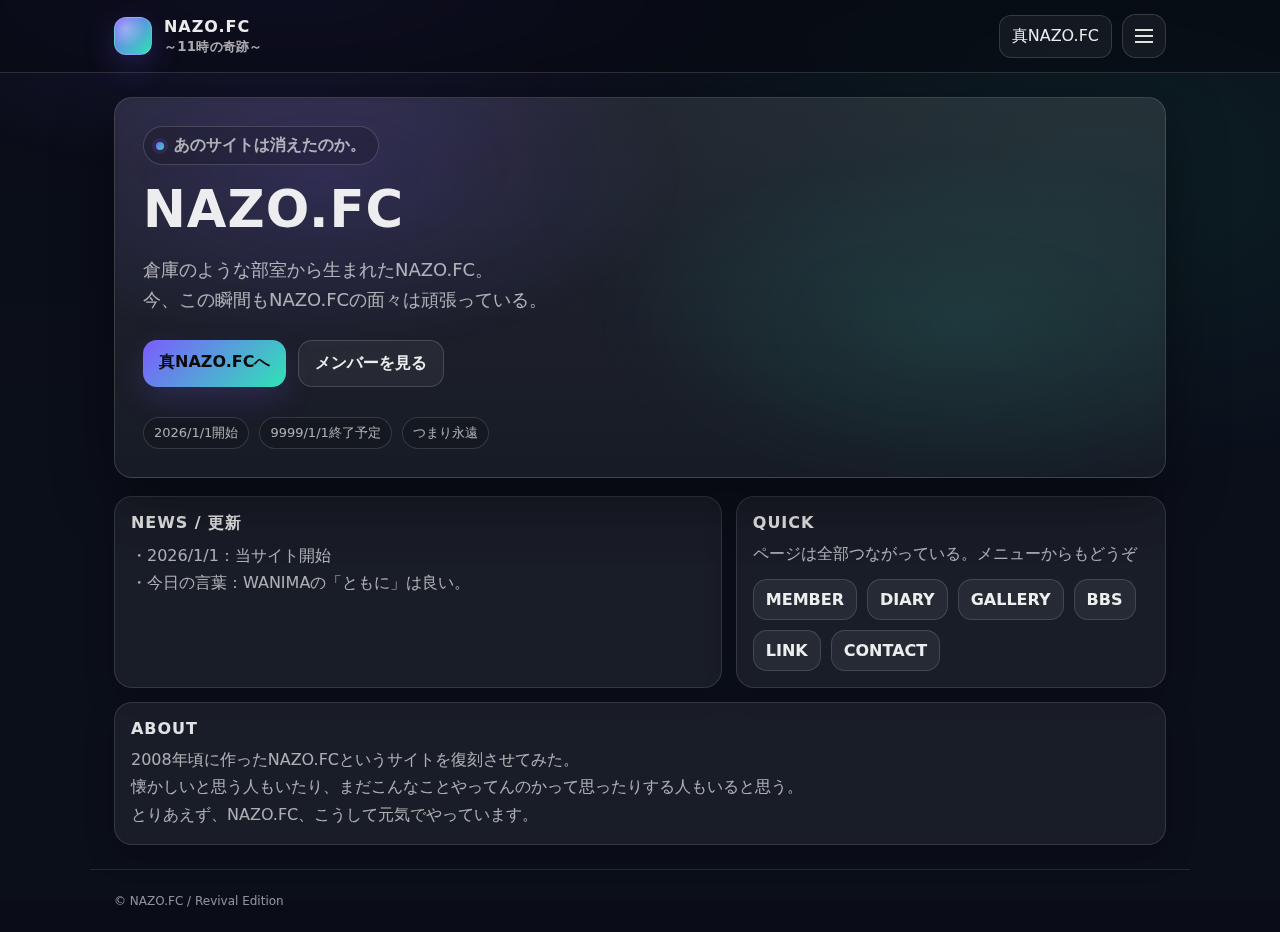
<file: index.html>
<!doctype html>
<html lang="ja">
<head>
  <meta charset="utf-8" />
  <meta name="viewport" content="width=device-width,initial-scale=1" />
  <title>NAZO.FC</title>
  <meta name="description" content="NAZO.FC — 倉庫のような部室から生まれたNAZO.FC。彼らは今、どこで、何をしているのだろう。" />
  <link rel="stylesheet" href="./assets/style.css" />
  
</head>

<body>
  <header>
    <div class="nav" aria-label="メインナビゲーション">
      <a class="brand" href="./index.html" aria-label="NAZO.FC トップへ">
        <div class="logo" aria-hidden="true"></div>
        <div>
          NAZO.FC
          <small>～11時の奇跡～</small>
        </div>
      </a>
      <div class="actions">
        <a class="btn" href="./retro.html" title="真">真NAZO.FC</a>
        <button class="btn hamburger" id="menuBtn" aria-label="メニューを開く" aria-controls="drawer" aria-expanded="false">
          <span aria-hidden="true"></span>
        </button>
      </div>
    </div>
  </header>

  <main class="container">
    <section class="hero" aria-label="ヒーロー">
      <div class="kicker"><span class="dot" aria-hidden="true"></span>あのサイトは消えたのか。
      </div>
      <h1 class="hero-title">NAZO.FC</h1>
      <p class="lead">
        倉庫のような部室から生まれたNAZO.FC。<br/>
        今、この瞬間もNAZO.FCの面々は頑張っている。
      </p>
      <div class="ctaRow">
        <a class="ctaPrimary" href="./retro.html">真NAZO.FCへ</a>
        <a class="ctaGhost" href="./member.html">メンバーを見る</a>
      </div>
      <div class="meta" role="list">
        <span class="pill" role="listitem">2026/1/1開始</span>
        <span class="pill" role="listitem">9999/1/1終了予定</span>
        <span class="pill" role="listitem">つまり永遠</span>
      </div>
    </section>

    <section class="grid" aria-label="コンテンツ">
      <article class="card card--wide">
        <h2>NEWS / 更新</h2>
        <p>
          ・2026/1/1：当サイト開始<br/>
          ・今日の言葉：WANIMAの「ともに」は良い。
        </p>
      </article>

      <article class="card card--side">
        <h2>QUICK</h2>
        <p>ページは全部つながっている。メニューからもどうぞ</p>
        <div class="quicklinks" aria-label="クイックリンク">
          <a class="ql" href="./member.html">MEMBER</a>
          <a class="ql" href="./diary.html">DIARY</a>
          <a class="ql" href="./gallery.html">GALLERY</a>
          <a class="ql" href="./bbs.html">BBS</a>
          <a class="ql" href="./links.html">LINK</a>
          <a class="ql" href="https://docs.google.com/forms/d/1PY1iMXMGlSX1qSsHhOOUO5XYt2pwemfChLmkx4Ne-Gs/edit?usp=forms_home&ouid=112216027895532536196&ths=true">CONTACT</a>
        </div>
      </article>

      <article class="card">
        <h2>ABOUT</h2>
        <p>
          2008年頃に作ったNAZO.FCというサイトを復刻させてみた。<br/>
          懐かしいと思う人もいたり、まだこんなことやってんのかって思ったりする人もいると思う。<br/>
          とりあえず、NAZO.FC、こうして元気でやっています。
        </p>
      </article>
    </section>
  </main>

    <footer class="container">
      <div>© NAZO.FC / Revival Edition</div>
    </footer>

  <div class="backdrop" id="backdrop" aria-hidden="true"></div>
  <aside class="drawer" id="drawer" role="dialog" aria-modal="true" aria-label="メニュー">
    <div class="drawerHeader">
      <strong>MENU</strong>
      <button class="btn" id="closeBtn" aria-label="メニューを閉じる">閉じる</button>
    </div>
    <nav class="menu" aria-label="サイトメニュー">
      <a href="./index.html"><span>TOP</span><small>スタイリッシュ</small></a>
      <a href="./retro.html"><span>真NAZO.FC</span><small>復刻版へ</small></a>
      <a href="./member.html"><span>MEMBER</span><small>紹介</small></a>
      <a href="./diary.html"><span>DIARY</span><small>短文</small></a>
      <a href="./gallery.html"><span>GALLERY</span><small>写真枠</small></a>
      <a href="./bbs.html"><span>BBS</span><small>掲示板</small></a>
      <a href="./links.html"><span>LINK</span><small>リンク集</small></a>
      <a href="https://docs.google.com/forms/d/1PY1iMXMGlSX1qSsHhOOUO5XYt2pwemfChLmkx4Ne-Gs/edit?usp=forms_home&ouid=112216027895532536196&ths=true"><span>CONTACT</span><small>連絡</small></a>
    </nav>
  </aside>

  <script src="./assets/site.js"></script>
</body>
</html>
</file>
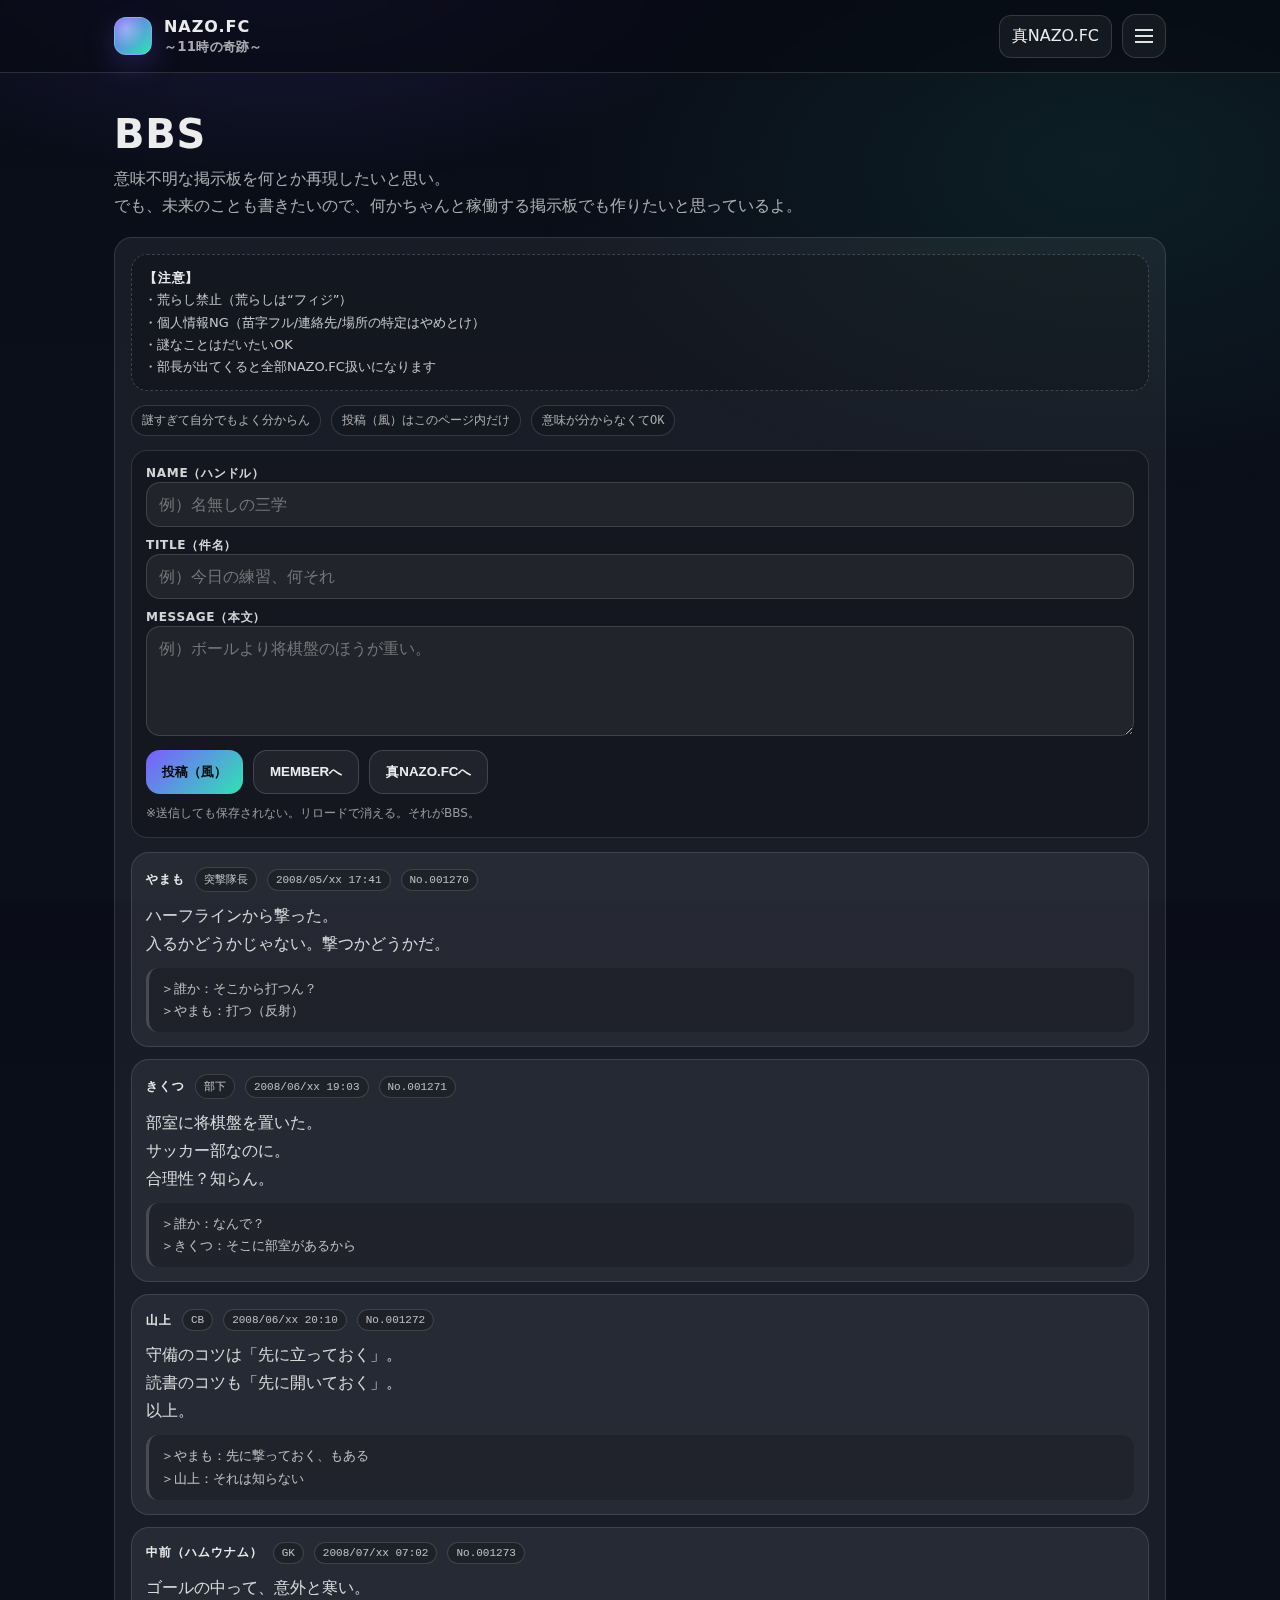
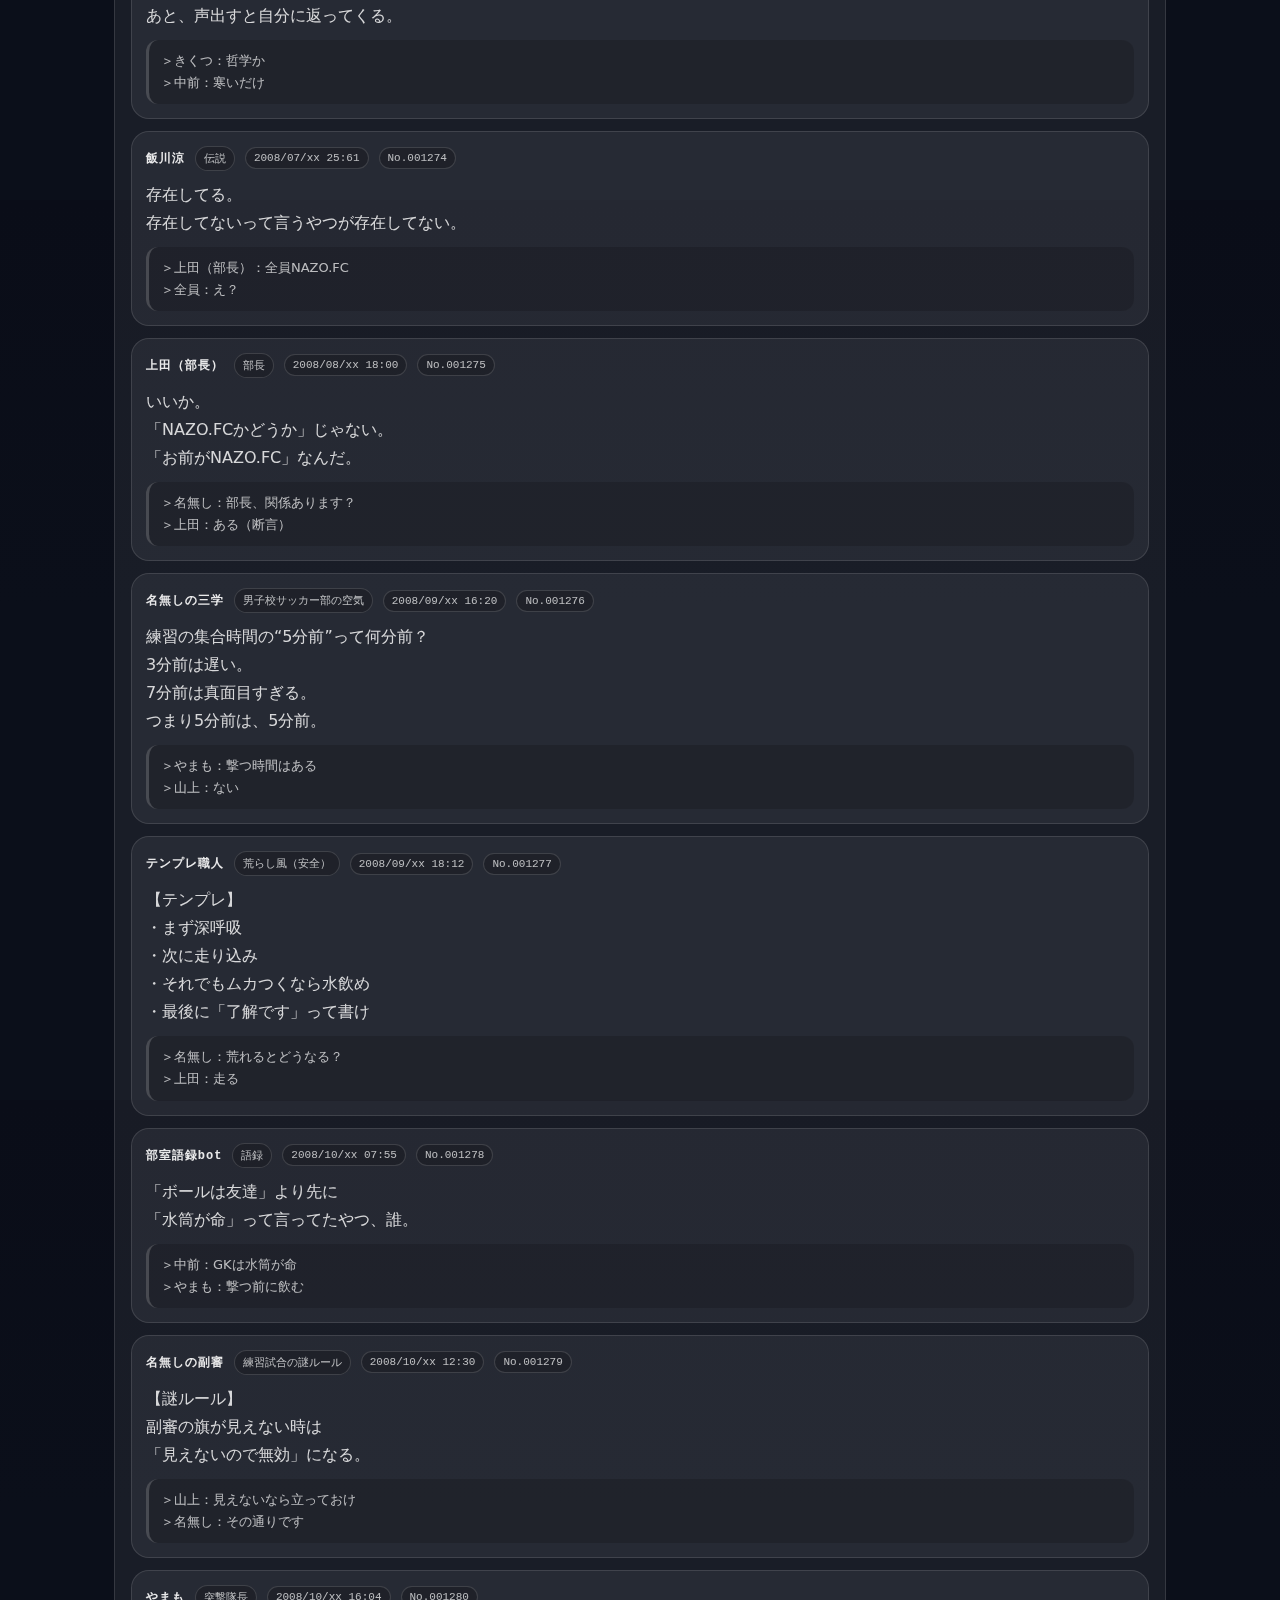
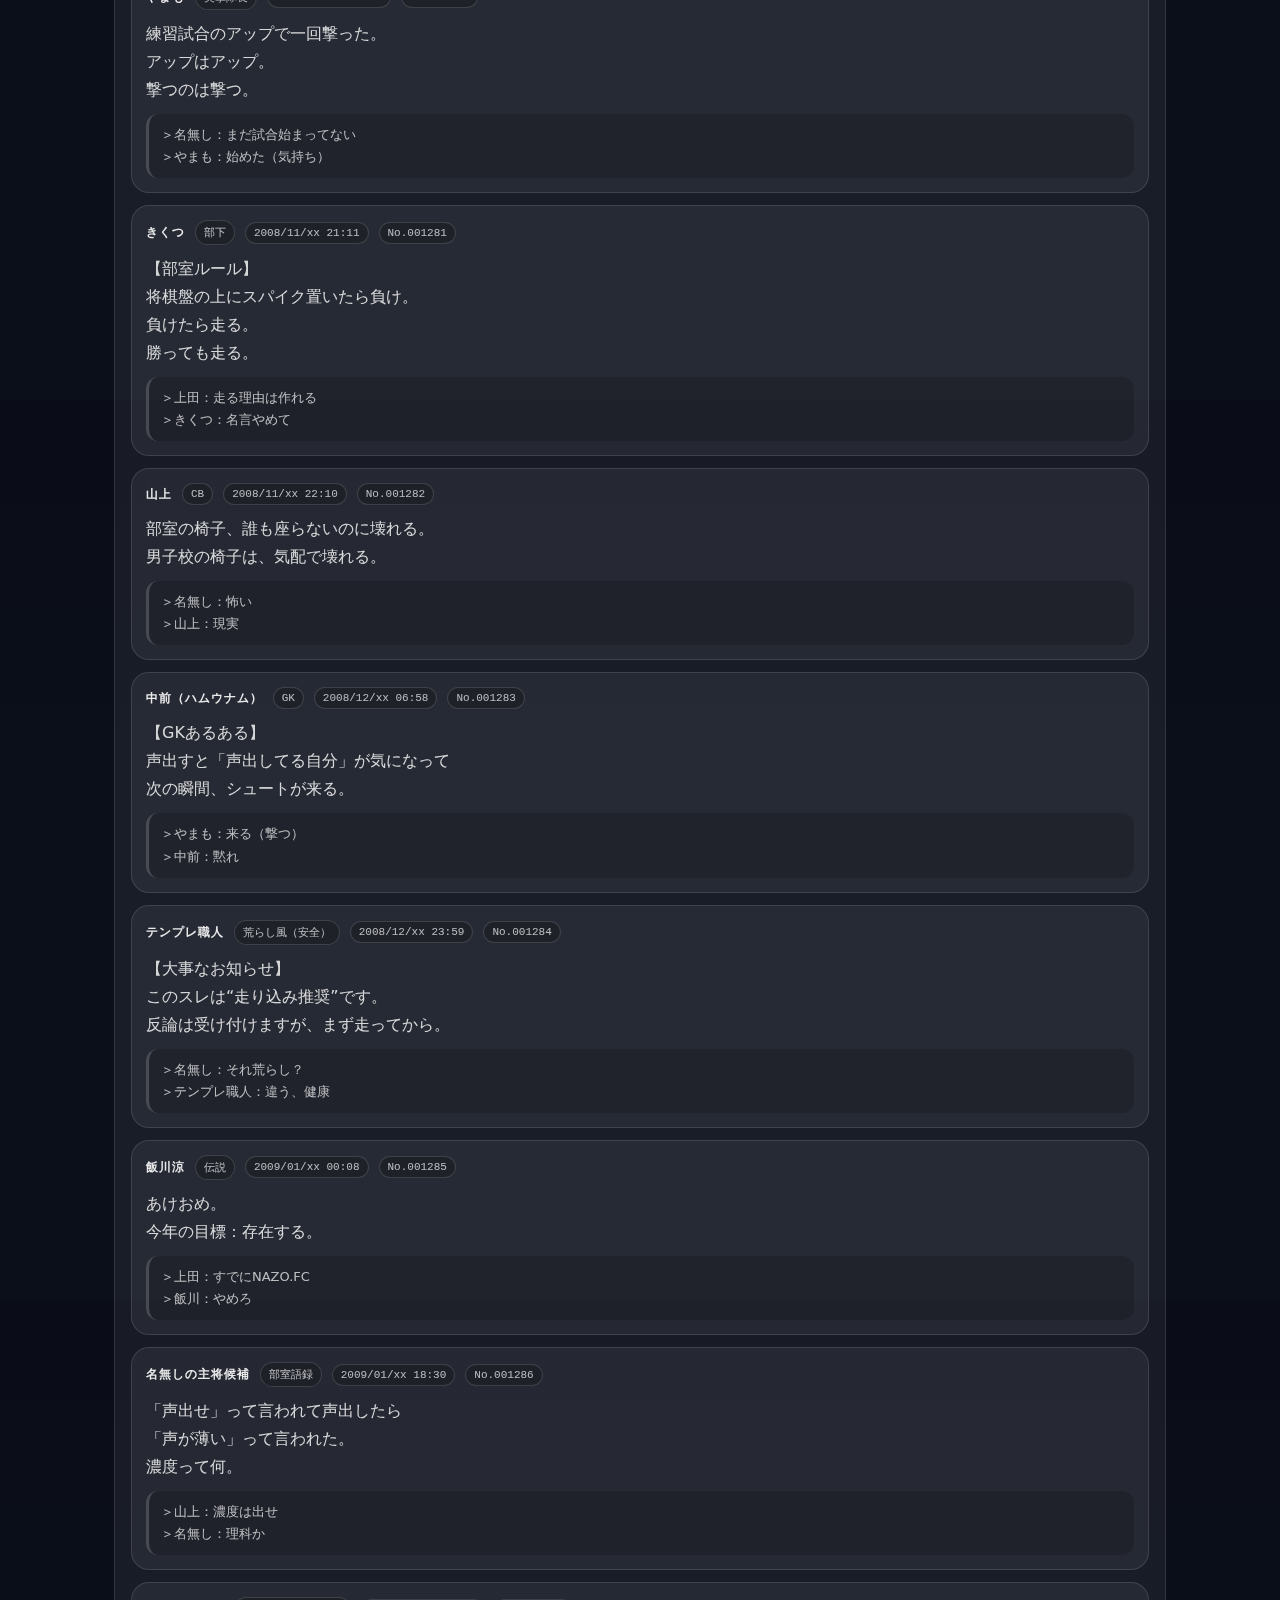
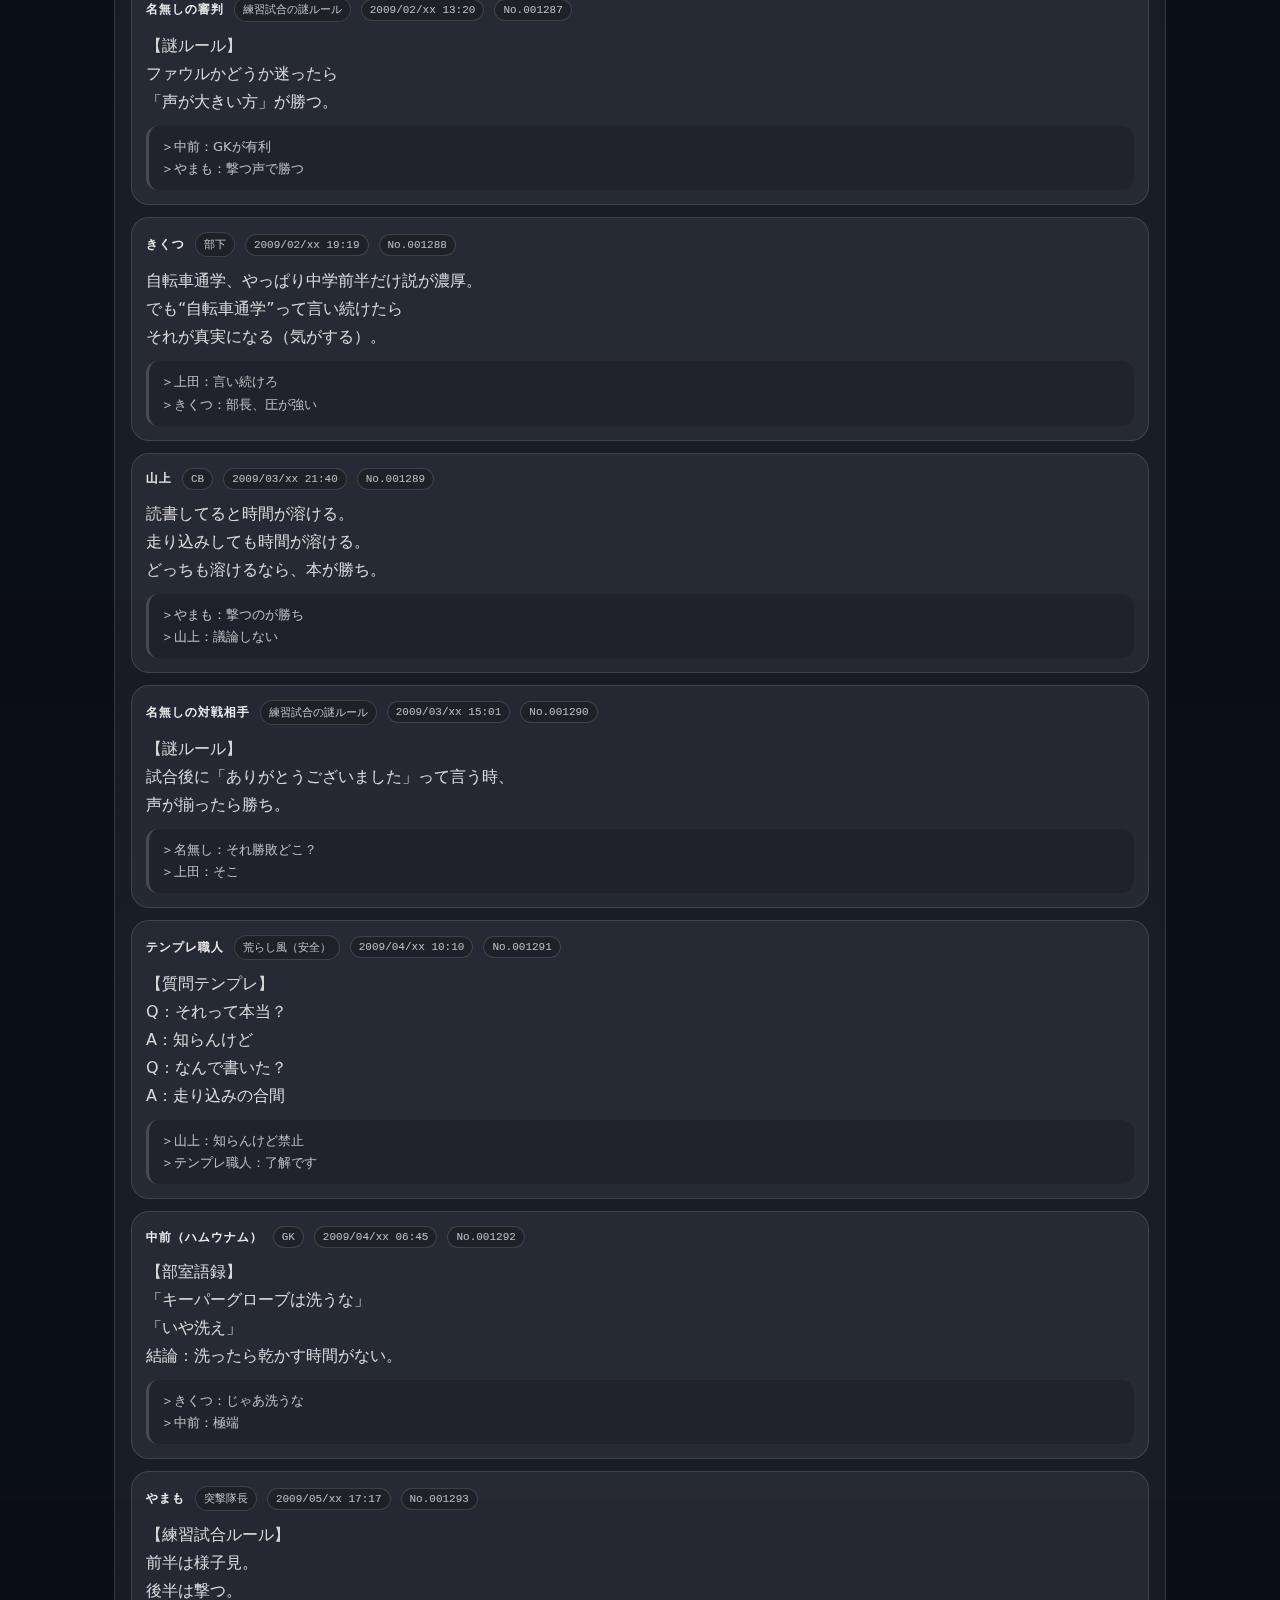
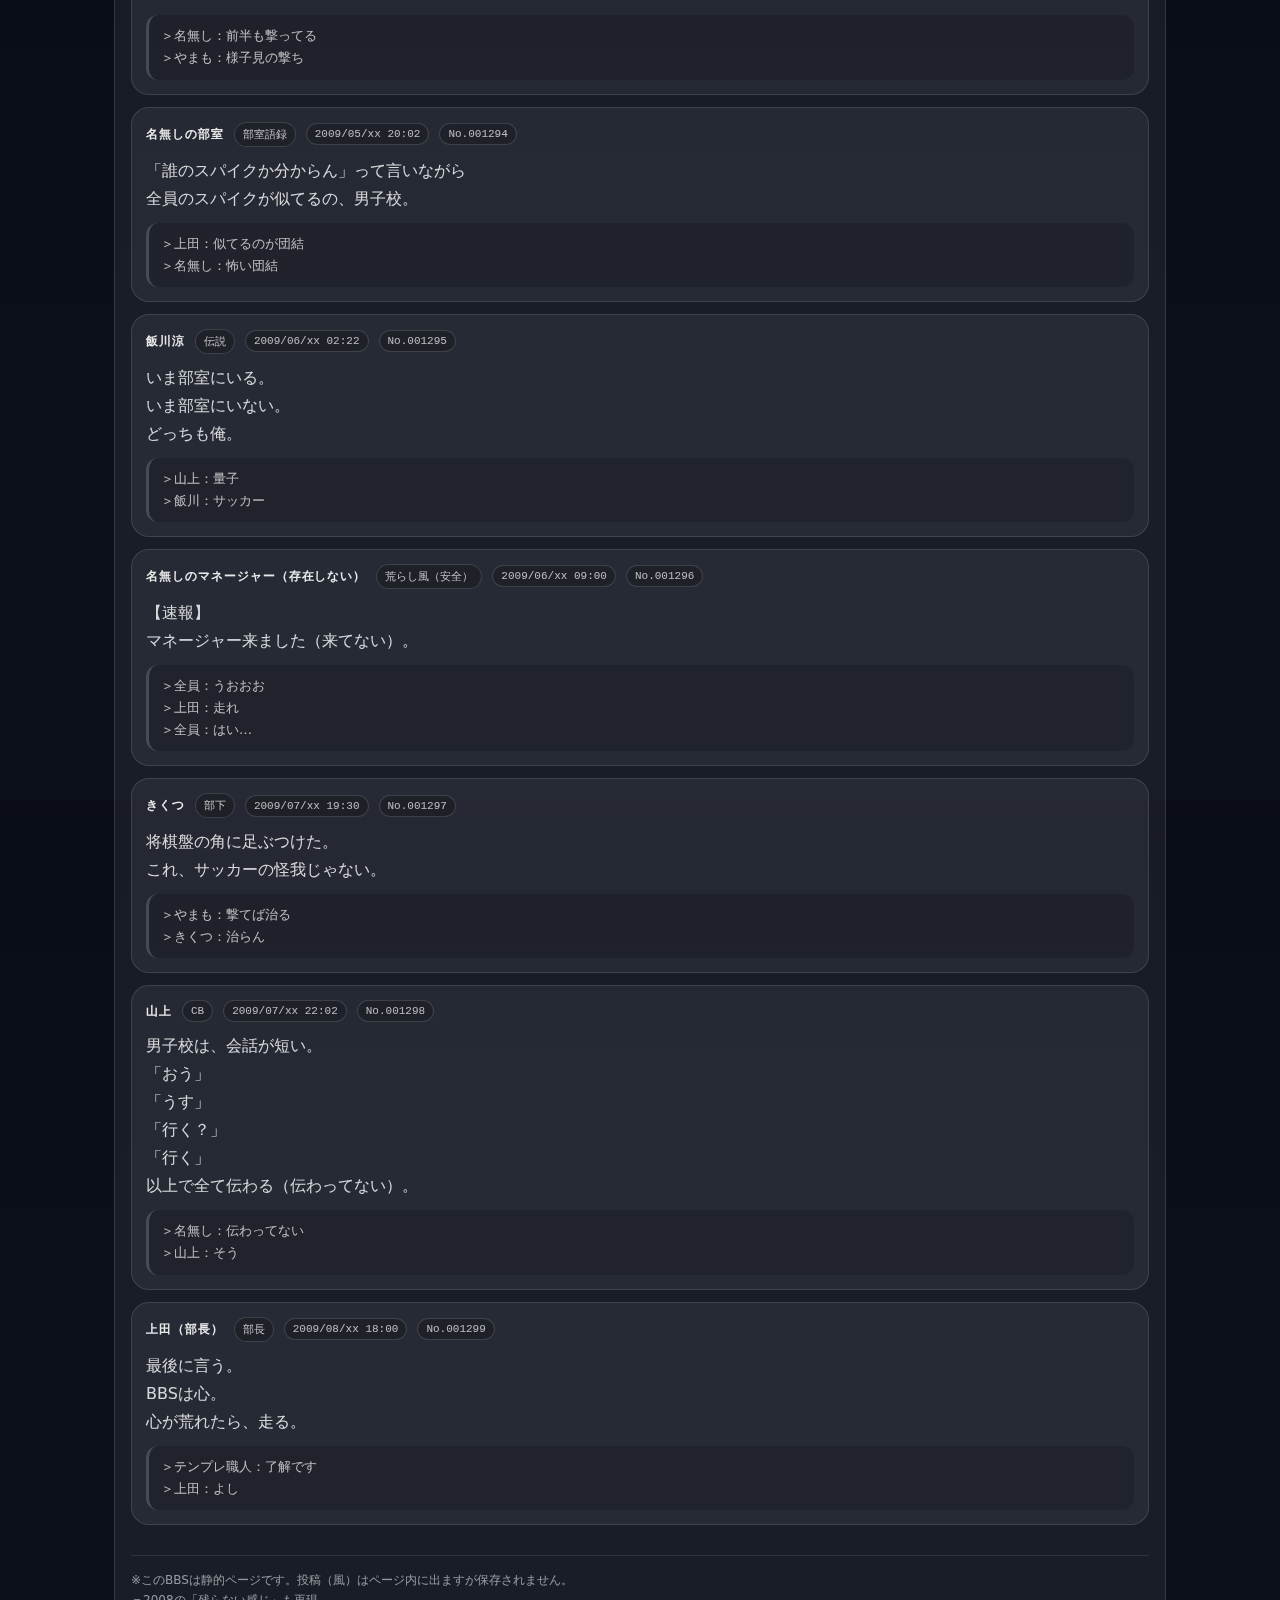
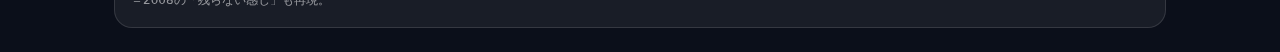
<file: bbs.html>
<!doctype html>
<html lang="ja">
<head>
  <meta charset="utf-8" />
  <meta name="viewport" content="width=device-width,initial-scale=1" />
  <title>BBS | NAZO.FC</title>
  <meta name="description" content="NAZO.FC 掲示板（見た目だけ）" />
  <link rel="stylesheet" href="./assets/style.css" />
</head>
<body data-page="bbs">
  <header>
    <div class="nav" aria-label="メインナビゲーション">
      <a class="brand" href="./index.html" aria-label="NAZO.FC トップへ">
        <div class="logo" aria-hidden="true"></div>
        <div>
          NAZO.FC
          <small>～11時の奇跡～</small>
        </div>
      </a>
      <div class="actions">
        <a class="btn" href="./retro.html" title="復刻版へ">真NAZO.FC</a>
        <button class="btn hamburger" id="menuBtn" aria-label="メニューを開く" aria-controls="drawer" aria-expanded="false">
          <span aria-hidden="true"></span>
        </button>
      </div>
    </div>
  </header>

  <main class="container">

    <h1 class="page-title">BBS</h1>
    <p class="page-sub">
      意味不明な掲示板を何とか再現したいと思い。<br/>
      でも、未来のことも書きたいので、何かちゃんと稼働する掲示板でも作りたいと思っているよ。
    </p>

    <section class="bbs" aria-label="掲示板">
      <div class="notice">
        <strong>【注意】</strong><br/>
        ・荒らし禁止（荒らしは“フィジ”）<br/>
        ・個人情報NG（苗字フル/連絡先/場所の特定はやめとけ）<br/>
        ・謎なことはだいたいOK<br/>
        ・部長が出てくると全部NAZO.FC扱いになります
      </div>

      <div class="controls" aria-label="表示情報">
        <span class="chip">謎すぎて自分でもよく分からん</span>
        <span class="chip">投稿（風）はこのページ内だけ</span>
        <span class="chip">意味が分からなくてOK</span>
      </div>

      <div class="composer" aria-label="投稿フォーム（風）">
        <form id="fakePostForm">
          <div class="row" style="display:grid;gap:10px">
            <div>
              <label for="handle">NAME（ハンドル）</label>
              <input id="handle" name="handle" placeholder="例）名無しの三学" />
            </div>
            <div>
              <label for="title">TITLE（件名）</label>
              <input id="title" name="title" placeholder="例）今日の練習、何それ" />
            </div>
            <div>
              <label for="msg">MESSAGE（本文）</label>
              <textarea id="msg" name="msg" placeholder="例）ボールより将棋盤のほうが重い。"></textarea>
            </div>
          </div>
          <div class="actions-row">
            <button class="primary" type="submit">投稿（風）</button>
            <button class="ghost" type="button" onclick="location.href='./member.html'">MEMBERへ</button>
            <button class="ghost" type="button" onclick="location.href='./retro.html'">真NAZO.FCへ</button>
          </div>
          <div class="hint">※送信しても保存されない。リロードで消える。それがBBS。</div>
        </form>
      </div>

      <div class="threads" id="threadList" aria-label="スレッド（再現ログ）">

        <article class="post" data-base="1">
          <div class="post-meta">
            <span class="post-name">やまも</span>
            <span class="badge">突撃隊長</span>
            <span class="badge">2008/05/xx 17:41</span>
            <span class="badge noBadge">No.----</span>
          </div>
          <div class="post-body">ハーフラインから撃った。
入るかどうかじゃない。撃つかどうかだ。</div>
          <div class="quote">＞誰か：そこから打つん？
＞やまも：打つ（反射）</div>
        </article>

        <article class="post" data-base="2">
          <div class="post-meta">
            <span class="post-name">きくつ</span>
            <span class="badge">部下</span>
            <span class="badge">2008/06/xx 19:03</span>
            <span class="badge noBadge">No.----</span>
          </div>
          <div class="post-body">部室に将棋盤を置いた。
サッカー部なのに。
合理性？知らん。</div>
          <div class="quote">＞誰か：なんで？
＞きくつ：そこに部室があるから</div>
        </article>

        <article class="post" data-base="3">
          <div class="post-meta">
            <span class="post-name">山上</span>
            <span class="badge">CB</span>
            <span class="badge">2008/06/xx 20:10</span>
            <span class="badge noBadge">No.----</span>
          </div>
          <div class="post-body">守備のコツは「先に立っておく」。
読書のコツも「先に開いておく」。
以上。</div>
          <div class="quote">＞やまも：先に撃っておく、もある
＞山上：それは知らない</div>
        </article>

        <article class="post" data-base="4">
          <div class="post-meta">
            <span class="post-name">中前（ハムウナム）</span>
            <span class="badge">GK</span>
            <span class="badge">2008/07/xx 07:02</span>
            <span class="badge noBadge">No.----</span>
          </div>
          <div class="post-body">ゴールの中って、意外と寒い。
あと、声出すと自分に返ってくる。</div>
          <div class="quote">＞きくつ：哲学か
＞中前：寒いだけ</div>
        </article>

        <article class="post" data-base="5">
          <div class="post-meta">
            <span class="post-name">飯川涼</span>
            <span class="badge">伝説</span>
            <span class="badge">2008/07/xx 25:61</span>
            <span class="badge noBadge">No.----</span>
          </div>
          <div class="post-body">存在してる。
存在してないって言うやつが存在してない。</div>
          <div class="quote">＞上田（部長）：全員NAZO.FC
＞全員：え？</div>
        </article>

        <article class="post" data-base="6">
          <div class="post-meta">
            <span class="post-name">上田（部長）</span>
            <span class="badge">部長</span>
            <span class="badge">2008/08/xx 18:00</span>
            <span class="badge noBadge">No.----</span>
          </div>
          <div class="post-body">いいか。
「NAZO.FCかどうか」じゃない。
「お前がNAZO.FC」なんだ。</div>
          <div class="quote">＞名無し：部長、関係あります？
＞上田：ある（断言）</div>
        </article>

        <article class="post" data-base="7">
          <div class="post-meta">
            <span class="post-name">名無しの三学</span>
            <span class="badge">男子校サッカー部の空気</span>
            <span class="badge">2008/09/xx 16:20</span>
            <span class="badge noBadge">No.----</span>
          </div>
          <div class="post-body">練習の集合時間の“5分前”って何分前？
3分前は遅い。
7分前は真面目すぎる。
つまり5分前は、5分前。</div>
          <div class="quote">＞やまも：撃つ時間はある
＞山上：ない</div>
        </article>

        <article class="post" data-base="8">
          <div class="post-meta">
            <span class="post-name">テンプレ職人</span>
            <span class="badge">荒らし風（安全）</span>
            <span class="badge">2008/09/xx 18:12</span>
            <span class="badge noBadge">No.----</span>
          </div>
          <div class="post-body">【テンプレ】
・まず深呼吸
・次に走り込み
・それでもムカつくなら水飲め
・最後に「了解です」って書け</div>
          <div class="quote">＞名無し：荒れるとどうなる？
＞上田：走る</div>
        </article>

        <article class="post" data-base="9">
          <div class="post-meta">
            <span class="post-name">部室語録bot</span>
            <span class="badge">語録</span>
            <span class="badge">2008/10/xx 07:55</span>
            <span class="badge noBadge">No.----</span>
          </div>
          <div class="post-body">「ボールは友達」より先に
「水筒が命」って言ってたやつ、誰。</div>
          <div class="quote">＞中前：GKは水筒が命
＞やまも：撃つ前に飲む</div>
        </article>

        <article class="post" data-base="10">
          <div class="post-meta">
            <span class="post-name">名無しの副審</span>
            <span class="badge">練習試合の謎ルール</span>
            <span class="badge">2008/10/xx 12:30</span>
            <span class="badge noBadge">No.----</span>
          </div>
          <div class="post-body">【謎ルール】
副審の旗が見えない時は
「見えないので無効」になる。</div>
          <div class="quote">＞山上：見えないなら立っておけ
＞名無し：その通りです</div>
        </article>

        <article class="post" data-base="11">
          <div class="post-meta">
            <span class="post-name">やまも</span>
            <span class="badge">突撃隊長</span>
            <span class="badge">2008/10/xx 16:04</span>
            <span class="badge noBadge">No.----</span>
          </div>
          <div class="post-body">練習試合のアップで一回撃った。
アップはアップ。
撃つのは撃つ。</div>
          <div class="quote">＞名無し：まだ試合始まってない
＞やまも：始めた（気持ち）</div>
        </article>

        <article class="post" data-base="12">
          <div class="post-meta">
            <span class="post-name">きくつ</span>
            <span class="badge">部下</span>
            <span class="badge">2008/11/xx 21:11</span>
            <span class="badge noBadge">No.----</span>
          </div>
          <div class="post-body">【部室ルール】
将棋盤の上にスパイク置いたら負け。
負けたら走る。
勝っても走る。</div>
          <div class="quote">＞上田：走る理由は作れる
＞きくつ：名言やめて</div>
        </article>

        <article class="post" data-base="13">
          <div class="post-meta">
            <span class="post-name">山上</span>
            <span class="badge">CB</span>
            <span class="badge">2008/11/xx 22:10</span>
            <span class="badge noBadge">No.----</span>
          </div>
          <div class="post-body">部室の椅子、誰も座らないのに壊れる。
男子校の椅子は、気配で壊れる。</div>
          <div class="quote">＞名無し：怖い
＞山上：現実</div>
        </article>

        <article class="post" data-base="14">
          <div class="post-meta">
            <span class="post-name">中前（ハムウナム）</span>
            <span class="badge">GK</span>
            <span class="badge">2008/12/xx 06:58</span>
            <span class="badge noBadge">No.----</span>
          </div>
          <div class="post-body">【GKあるある】
声出すと「声出してる自分」が気になって
次の瞬間、シュートが来る。</div>
          <div class="quote">＞やまも：来る（撃つ）
＞中前：黙れ</div>
        </article>

        <article class="post" data-base="15">
          <div class="post-meta">
            <span class="post-name">テンプレ職人</span>
            <span class="badge">荒らし風（安全）</span>
            <span class="badge">2008/12/xx 23:59</span>
            <span class="badge noBadge">No.----</span>
          </div>
          <div class="post-body">【大事なお知らせ】
このスレは“走り込み推奨”です。
反論は受け付けますが、まず走ってから。</div>
          <div class="quote">＞名無し：それ荒らし？
＞テンプレ職人：違う、健康</div>
        </article>

        <article class="post" data-base="16">
          <div class="post-meta">
            <span class="post-name">飯川涼</span>
            <span class="badge">伝説</span>
            <span class="badge">2009/01/xx 00:08</span>
            <span class="badge noBadge">No.----</span>
          </div>
          <div class="post-body">あけおめ。
今年の目標：存在する。</div>
          <div class="quote">＞上田：すでにNAZO.FC
＞飯川：やめろ</div>
        </article>

        <article class="post" data-base="17">
          <div class="post-meta">
            <span class="post-name">名無しの主将候補</span>
            <span class="badge">部室語録</span>
            <span class="badge">2009/01/xx 18:30</span>
            <span class="badge noBadge">No.----</span>
          </div>
          <div class="post-body">「声出せ」って言われて声出したら
「声が薄い」って言われた。
濃度って何。</div>
          <div class="quote">＞山上：濃度は出せ
＞名無し：理科か</div>
        </article>

        <article class="post" data-base="18">
          <div class="post-meta">
            <span class="post-name">名無しの審判</span>
            <span class="badge">練習試合の謎ルール</span>
            <span class="badge">2009/02/xx 13:20</span>
            <span class="badge noBadge">No.----</span>
          </div>
          <div class="post-body">【謎ルール】
ファウルかどうか迷ったら
「声が大きい方」が勝つ。</div>
          <div class="quote">＞中前：GKが有利
＞やまも：撃つ声で勝つ</div>
        </article>

        <article class="post" data-base="19">
          <div class="post-meta">
            <span class="post-name">きくつ</span>
            <span class="badge">部下</span>
            <span class="badge">2009/02/xx 19:19</span>
            <span class="badge noBadge">No.----</span>
          </div>
          <div class="post-body">自転車通学、やっぱり中学前半だけ説が濃厚。
でも“自転車通学”って言い続けたら
それが真実になる（気がする）。</div>
          <div class="quote">＞上田：言い続けろ
＞きくつ：部長、圧が強い</div>
        </article>

        <article class="post" data-base="20">
          <div class="post-meta">
            <span class="post-name">山上</span>
            <span class="badge">CB</span>
            <span class="badge">2009/03/xx 21:40</span>
            <span class="badge noBadge">No.----</span>
          </div>
          <div class="post-body">読書してると時間が溶ける。
走り込みしても時間が溶ける。
どっちも溶けるなら、本が勝ち。</div>
          <div class="quote">＞やまも：撃つのが勝ち
＞山上：議論しない</div>
        </article>

        <article class="post" data-base="21">
          <div class="post-meta">
            <span class="post-name">名無しの対戦相手</span>
            <span class="badge">練習試合の謎ルール</span>
            <span class="badge">2009/03/xx 15:01</span>
            <span class="badge noBadge">No.----</span>
          </div>
          <div class="post-body">【謎ルール】
試合後に「ありがとうございました」って言う時、
声が揃ったら勝ち。</div>
          <div class="quote">＞名無し：それ勝敗どこ？
＞上田：そこ</div>
        </article>

        <article class="post" data-base="22">
          <div class="post-meta">
            <span class="post-name">テンプレ職人</span>
            <span class="badge">荒らし風（安全）</span>
            <span class="badge">2009/04/xx 10:10</span>
            <span class="badge noBadge">No.----</span>
          </div>
          <div class="post-body">【質問テンプレ】
Q：それって本当？
A：知らんけど
Q：なんで書いた？
A：走り込みの合間</div>
          <div class="quote">＞山上：知らんけど禁止
＞テンプレ職人：了解です</div>
        </article>

        <article class="post" data-base="23">
          <div class="post-meta">
            <span class="post-name">中前（ハムウナム）</span>
            <span class="badge">GK</span>
            <span class="badge">2009/04/xx 06:45</span>
            <span class="badge noBadge">No.----</span>
          </div>
          <div class="post-body">【部室語録】
「キーパーグローブは洗うな」
「いや洗え」
結論：洗ったら乾かす時間がない。</div>
          <div class="quote">＞きくつ：じゃあ洗うな
＞中前：極端</div>
        </article>

        <article class="post" data-base="24">
          <div class="post-meta">
            <span class="post-name">やまも</span>
            <span class="badge">突撃隊長</span>
            <span class="badge">2009/05/xx 17:17</span>
            <span class="badge noBadge">No.----</span>
          </div>
          <div class="post-body">【練習試合ルール】
前半は様子見。
後半は撃つ。</div>
          <div class="quote">＞名無し：前半も撃ってる
＞やまも：様子見の撃ち</div>
        </article>

        <article class="post" data-base="25">
          <div class="post-meta">
            <span class="post-name">名無しの部室</span>
            <span class="badge">部室語録</span>
            <span class="badge">2009/05/xx 20:02</span>
            <span class="badge noBadge">No.----</span>
          </div>
          <div class="post-body">「誰のスパイクか分からん」って言いながら
全員のスパイクが似てるの、男子校。</div>
          <div class="quote">＞上田：似てるのが団結
＞名無し：怖い団結</div>
        </article>

        <article class="post" data-base="26">
          <div class="post-meta">
            <span class="post-name">飯川涼</span>
            <span class="badge">伝説</span>
            <span class="badge">2009/06/xx 02:22</span>
            <span class="badge noBadge">No.----</span>
          </div>
          <div class="post-body">いま部室にいる。
いま部室にいない。
どっちも俺。</div>
          <div class="quote">＞山上：量子
＞飯川：サッカー</div>
        </article>

        <article class="post" data-base="27">
          <div class="post-meta">
            <span class="post-name">名無しのマネージャー（存在しない）</span>
            <span class="badge">荒らし風（安全）</span>
            <span class="badge">2009/06/xx 09:00</span>
            <span class="badge noBadge">No.----</span>
          </div>
          <div class="post-body">【速報】
マネージャー来ました（来てない）。</div>
          <div class="quote">＞全員：うおおお
＞上田：走れ
＞全員：はい…</div>
        </article>

        <article class="post" data-base="28">
          <div class="post-meta">
            <span class="post-name">きくつ</span>
            <span class="badge">部下</span>
            <span class="badge">2009/07/xx 19:30</span>
            <span class="badge noBadge">No.----</span>
          </div>
          <div class="post-body">将棋盤の角に足ぶつけた。
これ、サッカーの怪我じゃない。</div>
          <div class="quote">＞やまも：撃てば治る
＞きくつ：治らん</div>
        </article>

        <article class="post" data-base="29">
          <div class="post-meta">
            <span class="post-name">山上</span>
            <span class="badge">CB</span>
            <span class="badge">2009/07/xx 22:02</span>
            <span class="badge noBadge">No.----</span>
          </div>
          <div class="post-body">男子校は、会話が短い。
「おう」
「うす」
「行く？」
「行く」
以上で全て伝わる（伝わってない）。</div>
          <div class="quote">＞名無し：伝わってない
＞山上：そう</div>
        </article>

        <article class="post" data-base="30">
          <div class="post-meta">
            <span class="post-name">上田（部長）</span>
            <span class="badge">部長</span>
            <span class="badge">2009/08/xx 18:00</span>
            <span class="badge noBadge">No.----</span>
          </div>
          <div class="post-body">最後に言う。
BBSは心。
心が荒れたら、走る。</div>
          <div class="quote">＞テンプレ職人：了解です
＞上田：よし</div>
        </article>

      </div>

      <div class="footerNote" style="margin-top:16px;color:rgba(255,255,255,.55);font-size:12px;border-top:1px solid rgba(255,255,255,.10);padding-top:14px;line-height:1.7">
        ※このBBSは静的ページです。投稿（風）はページ内に出ますが保存されません。<br/>
        ＝2008の「残らない感じ」も再現。
      </div>
    </section>
  
  </main>

  <div class="backdrop" id="backdrop" aria-hidden="true"></div>
  <aside class="drawer" id="drawer" role="dialog" aria-modal="true" aria-label="メニュー">
    <div class="drawerHeader">
      <strong>MENU</strong>
      <button class="btn" id="closeBtn" aria-label="メニューを閉じる">閉じる</button>
    </div>
    <nav class="menu" aria-label="サイトメニュー">
      <a href="./index.html"><span>TOP</span><small>スタイリッシュ</small></a>
      <a href="./retro.html"><span>真NAZO.FC</span><small>復刻版へ</small></a>
      <a href="./member.html"><span>MEMBER</span><small>紹介</small></a>
      <a href="./diary.html"><span>DIARY</span><small>短文</small></a>
      <a href="./gallery.html"><span>GALLERY</span><small>写真枠</small></a>
      <a href="./bbs.html"><span>BBS</span><small>掲示板</small></a>
      <a href="./links.html"><span>LINK</span><small>リンク集</small></a>
      <a href="https://docs.google.com/forms/d/e/1FAIpQLSdJfVYjsLhg458SeydRmBHbdC0OBao0xO8pde5IC4UVlGLEPA/viewform?usp=dialog"><span>CONTACT</span><small>連絡</small></a>
    </nav>
  </aside>

  <script src="./assets/site.js"></script>
</body>
</html>
</file>
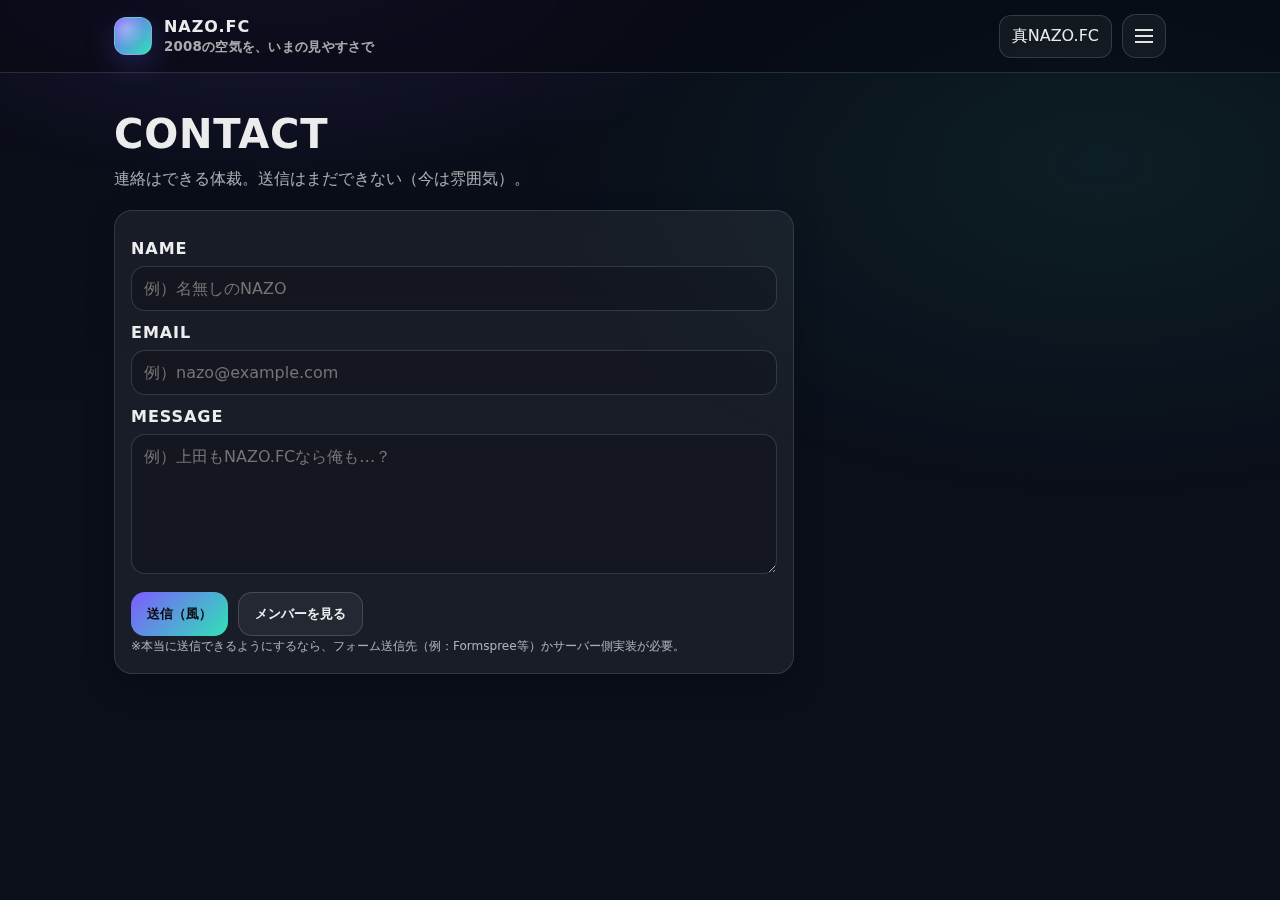
<file: contact.html>
<!doctype html>
<html lang="ja">
<head>
  <meta charset="utf-8" />
  <meta name="viewport" content="width=device-width,initial-scale=1" />
  <title>CONTACT | NAZO.FC</title>
  <meta name="description" content="NAZO.FC 連絡" />
  <link rel="stylesheet" href="./assets/style.css" />
  
</head>

<body>
  <header>
    <div class="nav" aria-label="メインナビゲーション">
      <a class="brand" href="./index.html" aria-label="NAZO.FC トップへ">
        <div class="logo" aria-hidden="true"></div>
        <div>
          NAZO.FC
          <small>2008の空気を、いまの見やすさで</small>
        </div>
      </a>
      <div class="actions">
        <a class="btn" href="./retro.html" title="復刻版へ">真NAZO.FC</a>
        <button class="btn hamburger" id="menuBtn" aria-label="メニューを開く" aria-controls="drawer" aria-expanded="false">
          <span aria-hidden="true"></span>
        </button>
      </div>
    </div>
  </header>

  <main class="container">
    <h1 class="page-title">CONTACT</h1>
    <p class="page-sub">連絡はできる体裁。送信はまだできない（今は雰囲気）。</p>

    <section class="card form-card" aria-label="お問い合わせフォーム">
      <form onsubmit="event.preventDefault(); alert('送信（風）しました。※今は保存も送信もされません');">
        <label for="name">NAME</label>
        <input id="name" name="name" autocomplete="name" placeholder="例）名無しのNAZO" />

        <label for="mail">EMAIL</label>
        <input id="mail" name="mail" type="email" autocomplete="email" placeholder="例）nazo@example.com" />

        <label for="msg">MESSAGE</label>
        <textarea id="msg" name="msg" placeholder="例）上田もNAZO.FCなら俺も…？"></textarea>

        <div class="form-actions">
          <button class="primary" type="submit">送信（風）</button>
          <button class="ghost" type="button" onclick="location.href='./member.html'">メンバーを見る</button>
        </div>

        <p class="hint">
          ※本当に送信できるようにするなら、フォーム送信先（例：Formspree等）かサーバー側実装が必要。
        </p>
      </form>
    </section>
  </main>

  <div class="backdrop" id="backdrop" aria-hidden="true"></div>
  <aside class="drawer" id="drawer" role="dialog" aria-modal="true" aria-label="メニュー">
    <div class="drawerHeader">
      <strong>MENU</strong>
      <button class="btn" id="closeBtn" aria-label="メニューを閉じる">閉じる</button>
    </div>
    <nav class="menu" aria-label="サイトメニュー">
      <a href="./index.html"><span>TOP</span><small>スタイリッシュ</small></a>
      <a href="./retro.html"><span>真NAZO.FC</span><small>復刻版へ</small></a>
      <a href="./member.html"><span>MEMBER</span><small>紹介</small></a>
      <a href="./diary.html"><span>DIARY</span><small>短文</small></a>
      <a href="./gallery.html"><span>GALLERY</span><small>写真枠</small></a>
      <a href="./bbs.html"><span>BBS</span><small>掲示板</small></a>
      <a href="./links.html"><span>LINK</span><small>リンク集</small></a>
      <a href="./contact.html"><span>CONTACT</span><small>連絡</small></a>
    </nav>
  </aside>

  <script src="./assets/site.js"></script>
</body>
</html>
</file>
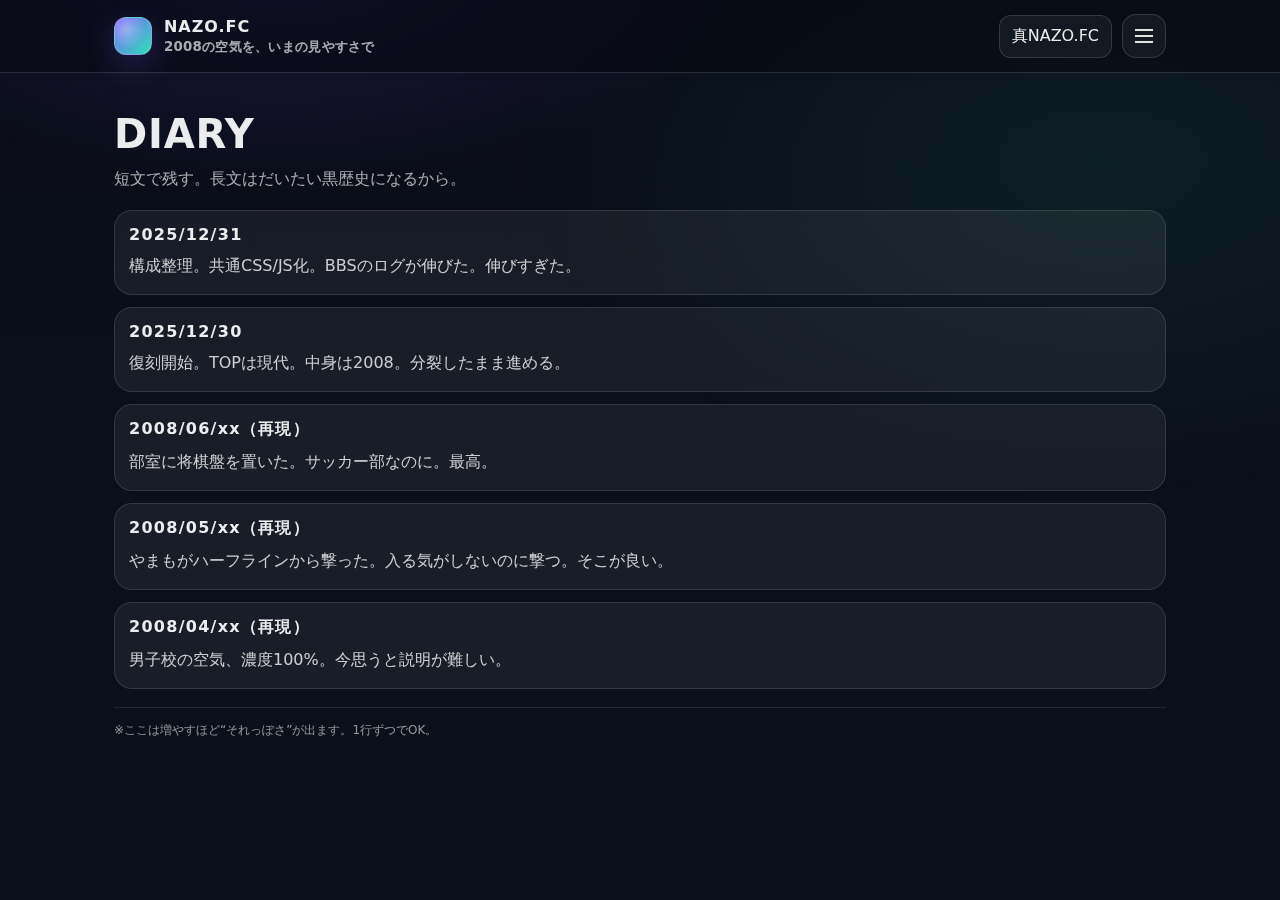
<file: diary.html>
<!doctype html>
<html lang="ja">
<head>
  <meta charset="utf-8" />
  <meta name="viewport" content="width=device-width,initial-scale=1" />
  <title>DIARY | NAZO.FC</title>
  <meta name="description" content="NAZO.FC 日記" />
  <link rel="stylesheet" href="./assets/style.css" />
  
</head>

<body>
  <header>
    <div class="nav" aria-label="メインナビゲーション">
      <a class="brand" href="./index.html" aria-label="NAZO.FC トップへ">
        <div class="logo" aria-hidden="true"></div>
        <div>
          NAZO.FC
          <small>2008の空気を、いまの見やすさで</small>
        </div>
      </a>
      <div class="actions">
        <a class="btn" href="./retro.html" title="復刻版へ">真NAZO.FC</a>
        <button class="btn hamburger" id="menuBtn" aria-label="メニューを開く" aria-controls="drawer" aria-expanded="false">
          <span aria-hidden="true"></span>
        </button>
      </div>
    </div>
  </header>

  <main class="container">
    <h1 class="page-title">DIARY</h1>
    <p class="page-sub">短文で残す。長文はだいたい黒歴史になるから。</p>

    <section class="list" aria-label="日記一覧">
      <article class="entry">
        <div class="date">2025/12/31</div>
        <p class="txt">構成整理。共通CSS/JS化。BBSのログが伸びた。伸びすぎた。</p>
      </article>
      <article class="entry">
        <div class="date">2025/12/30</div>
        <p class="txt">復刻開始。TOPは現代。中身は2008。分裂したまま進める。</p>
      </article>
      <article class="entry">
        <div class="date">2008/06/xx（再現）</div>
        <p class="txt">部室に将棋盤を置いた。サッカー部なのに。最高。</p>
      </article>
      <article class="entry">
        <div class="date">2008/05/xx（再現）</div>
        <p class="txt">やまもがハーフラインから撃った。入る気がしないのに撃つ。そこが良い。</p>
      </article>
      <article class="entry">
        <div class="date">2008/04/xx（再現）</div>
        <p class="txt">男子校の空気、濃度100%。今思うと説明が難しい。</p>
      </article>
    </section>

    <div style="margin-top:18px;color:rgba(255,255,255,.55);font-size:12px;border-top:1px solid rgba(255,255,255,.10);padding-top:14px">
      ※ここは増やすほど“それっぽさ”が出ます。1行ずつでOK。
    </div>
  </main>

  <div class="backdrop" id="backdrop" aria-hidden="true"></div>
  <aside class="drawer" id="drawer" role="dialog" aria-modal="true" aria-label="メニュー">
    <div class="drawerHeader">
      <strong>MENU</strong>
      <button class="btn" id="closeBtn" aria-label="メニューを閉じる">閉じる</button>
    </div>
    <nav class="menu" aria-label="サイトメニュー">
      <a href="./index.html"><span>TOP</span><small>スタイリッシュ</small></a>
      <a href="./retro.html"><span>真NAZO.FC</span><small>復刻版へ</small></a>
      <a href="./member.html"><span>MEMBER</span><small>紹介</small></a>
      <a href="./diary.html"><span>DIARY</span><small>短文</small></a>
      <a href="./gallery.html"><span>GALLERY</span><small>写真枠</small></a>
      <a href="./bbs.html"><span>BBS</span><small>掲示板</small></a>
      <a href="./links.html"><span>LINK</span><small>リンク集</small></a>
      <a href="./contact.html"><span>CONTACT</span><small>連絡</small></a>
    </nav>
  </aside>

  <script src="./assets/site.js"></script>
</body>
</html>
</file>
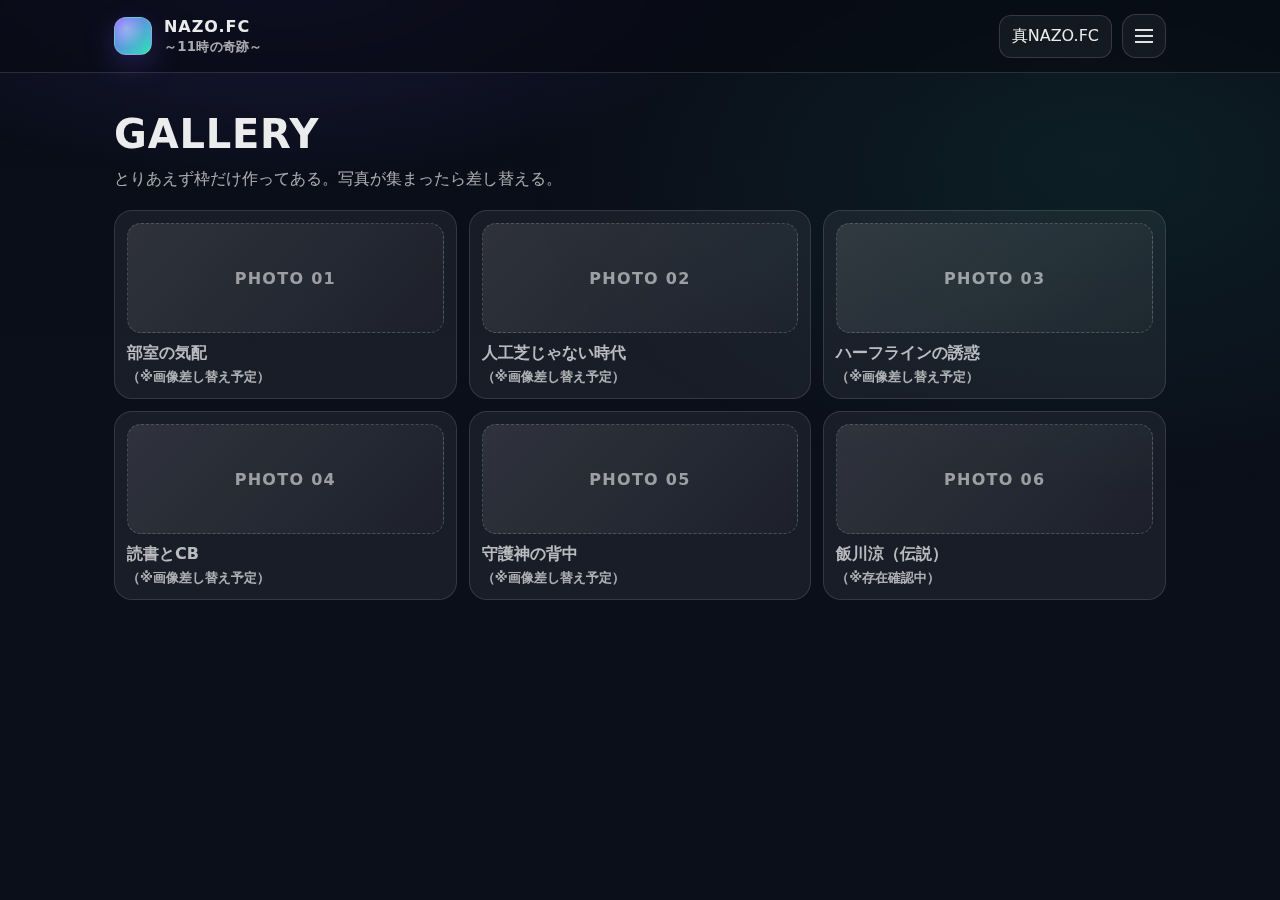
<file: gallery.html>
<!doctype html>
<html lang="ja">
<head>
  <meta charset="utf-8" />
  <meta name="viewport" content="width=device-width,initial-scale=1" />
  <title>GALLERY | NAZO.FC</title>
  <meta name="description" content="NAZO.FC ギャラリー" />
  <link rel="stylesheet" href="./assets/style.css" />
  
</head>

<body>
  <header>
    <div class="nav" aria-label="メインナビゲーション">
      <a class="brand" href="./index.html" aria-label="NAZO.FC トップへ">
        <div class="logo" aria-hidden="true"></div>
        <div>
          NAZO.FC
          <small>～11時の奇跡～</small>
        </div>
      </a>
      <div class="actions">
        <a class="btn" href="./retro.html" title="復刻版へ">真NAZO.FC</a>
        <button class="btn hamburger" id="menuBtn" aria-label="メニューを開く" aria-controls="drawer" aria-expanded="false">
          <span aria-hidden="true"></span>
        </button>
      </div>
    </div>
  </header>

  <main class="container">
    <h1 class="page-title">GALLERY</h1>
    <p class="page-sub">とりあえず枠だけ作ってある。写真が集まったら差し替える。</p>

    <section class="gallery-grid" aria-label="ギャラリー">
      <article class="ph">
        <div class="box">PHOTO 01</div>
        <div class="cap">部室の気配 <small>（※画像差し替え予定）</small></div>
      </article>
      <article class="ph">
        <div class="box">PHOTO 02</div>
        <div class="cap">人工芝じゃない時代 <small>（※画像差し替え予定）</small></div>
      </article>
      <article class="ph">
        <div class="box">PHOTO 03</div>
        <div class="cap">ハーフラインの誘惑 <small>（※画像差し替え予定）</small></div>
      </article>
      <article class="ph">
        <div class="box">PHOTO 04</div>
        <div class="cap">読書とCB <small>（※画像差し替え予定）</small></div>
      </article>
      <article class="ph">
        <div class="box">PHOTO 05</div>
        <div class="cap">守護神の背中 <small>（※画像差し替え予定）</small></div>
      </article>
      <article class="ph">
        <div class="box">PHOTO 06</div>
        <div class="cap">飯川涼（伝説） <small>（※存在確認中）</small></div>
      </article>
    </section>
  </main>

  <div class="backdrop" id="backdrop" aria-hidden="true"></div>
  <aside class="drawer" id="drawer" role="dialog" aria-modal="true" aria-label="メニュー">
    <div class="drawerHeader">
      <strong>MENU</strong>
      <button class="btn" id="closeBtn" aria-label="メニューを閉じる">閉じる</button>
    </div>
    <nav class="menu" aria-label="サイトメニュー">
      <a href="./index.html"><span>TOP</span><small>スタイリッシュ</small></a>
      <a href="./retro.html"><span>真NAZO.FC</span><small>復刻版へ</small></a>
      <a href="./member.html"><span>MEMBER</span><small>紹介</small></a>
      <a href="./diary.html"><span>DIARY</span><small>短文</small></a>
      <a href="./gallery.html"><span>GALLERY</span><small>写真枠</small></a>
      <a href="./bbs.html"><span>BBS</span><small>掲示板</small></a>
      <a href="./links.html"><span>LINK</span><small>リンク集</small></a>
      <a href="https://docs.google.com/forms/d/1PY1iMXMGlSX1qSsHhOOUO5XYt2pwemfChLmkx4Ne-Gs/edit?usp=forms_home&ouid=112216027895532536196&ths=true"><span>CONTACT</span><small>連絡</small></a>
    </nav>
  </aside>

  <script src="./assets/site.js"></script>
</body>
</html>
</file>
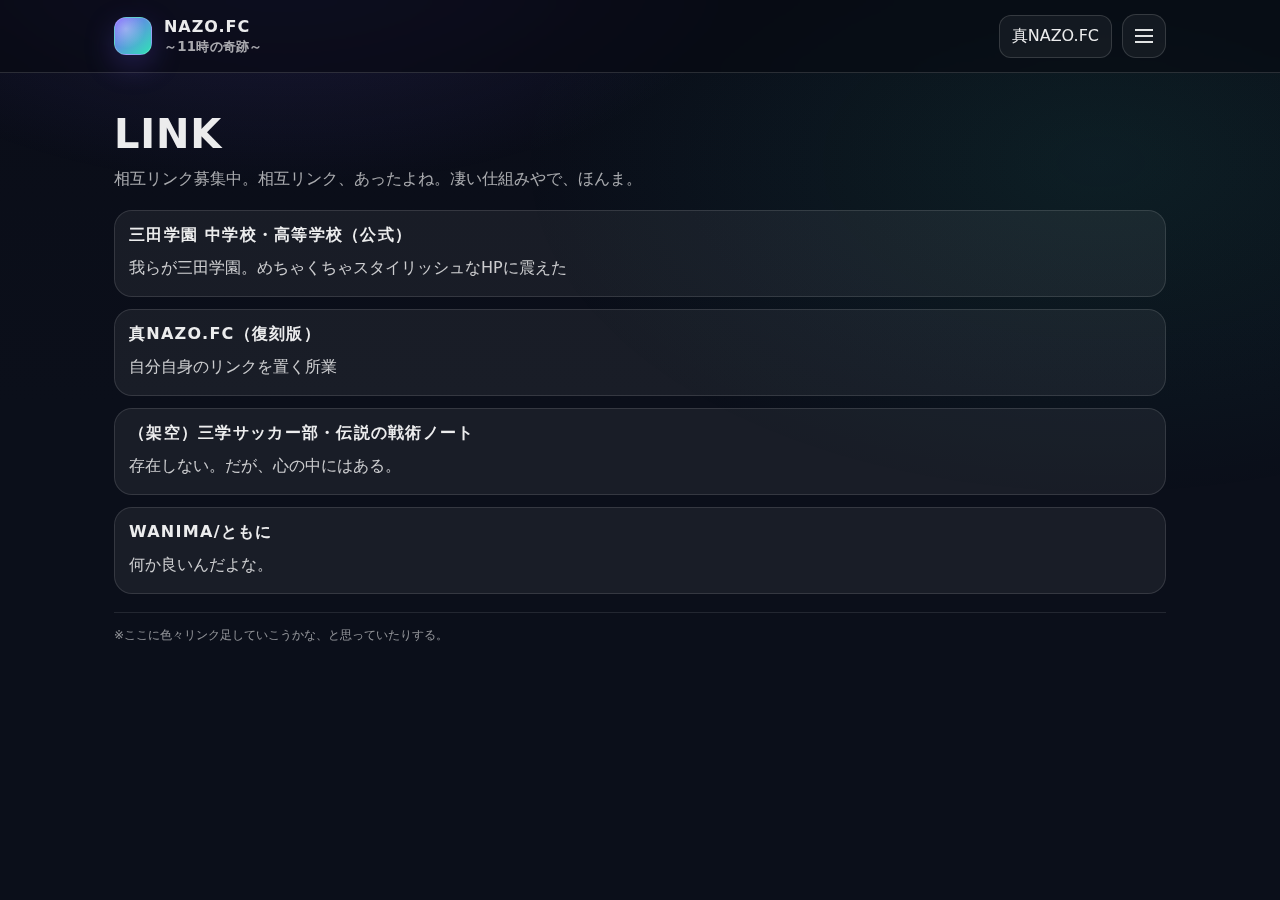
<file: links.html>
<!doctype html>
<html lang="ja">
<head>
  <meta charset="utf-8" />
  <meta name="viewport" content="width=device-width,initial-scale=1" />
  <title>LINK | NAZO.FC</title>
  <meta name="description" content="NAZO.FC リンク集" />
  <link rel="stylesheet" href="./assets/style.css" />
  
</head>

<body>
  <header>
    <div class="nav" aria-label="メインナビゲーション">
      <a class="brand" href="./index.html" aria-label="NAZO.FC トップへ">
        <div class="logo" aria-hidden="true"></div>
        <div>
          NAZO.FC
          <small>～11時の奇跡～</small>
        </div>
      </a>
      <div class="actions">
        <a class="btn" href="./retro.html" title="復刻版へ">真NAZO.FC</a>
        <button class="btn hamburger" id="menuBtn" aria-label="メニューを開く" aria-controls="drawer" aria-expanded="false">
          <span aria-hidden="true"></span>
        </button>
      </div>
    </div>
  </header>

  <main class="container">
    <h1 class="page-title">LINK</h1>
    <p class="page-sub">相互リンク募集中。相互リンク、あったよね。凄い仕組みやで、ほんま。</p>

    <section class="list" aria-label="リンク一覧">
      <article class="entry">
        <div class="date"><a href="https://www.sandagakuen.ed.jp/" target="_blank" rel="noopener">三田学園 中学校・高等学校（公式）</a></div>
        <p class="txt">我らが三田学園。めちゃくちゃスタイリッシュなHPに震えた</p>
      </article>
      <article class="entry">
        <div class="date"><a href="./retro.html">真NAZO.FC（復刻版）</a></div>
        <p class="txt">自分自身のリンクを置く所業</p>
      </article>
      <article class="entry">
        <div class="date"><a href="#" onclick="alert('架空リンク：準備中'); return false;">（架空）三学サッカー部・伝説の戦術ノート</a></div>
        <p class="txt">存在しない。だが、心の中にはある。</p>
      </article>
      <article class="entry">
        <div class="date"><a href="https://www.youtube.com/watch?v=IhaBUKgYbIw">WANIMA/ともに</a></div>
        <p class="txt">何か良いんだよな。</p>
      </article>
    </section>

    <div style="margin-top:18px;color:rgba(255,255,255,.55);font-size:12px;border-top:1px solid rgba(255,255,255,.10);padding-top:14px">
      ※ここに色々リンク足していこうかな、と思っていたりする。
    </div>
  </main>

  <div class="backdrop" id="backdrop" aria-hidden="true"></div>
  <aside class="drawer" id="drawer" role="dialog" aria-modal="true" aria-label="メニュー">
    <div class="drawerHeader">
      <strong>MENU</strong>
      <button class="btn" id="closeBtn" aria-label="メニューを閉じる">閉じる</button>
    </div>
    <nav class="menu" aria-label="サイトメニュー">
      <a href="./index.html"><span>TOP</span><small>スタイリッシュ</small></a>
      <a href="./retro.html"><span>真NAZO.FC</span><small>復刻版へ</small></a>
      <a href="./member.html"><span>MEMBER</span><small>紹介</small></a>
      <a href="./diary.html"><span>DIARY</span><small>短文</small></a>
      <a href="./gallery.html"><span>GALLERY</span><small>写真枠</small></a>
      <a href="./bbs.html"><span>BBS</span><small>掲示板</small></a>
      <a href="./links.html"><span>LINK</span><small>リンク集</small></a>
      <a href="https://docs.google.com/forms/d/e/1FAIpQLSdJfVYjsLhg458SeydRmBHbdC0OBao0xO8pde5IC4UVlGLEPA/viewform?usp=dialog"><span>CONTACT</span><small>連絡</small></a>
    </nav>
  </aside>

  <script src="./assets/site.js"></script>
</body>
</html>
</file>
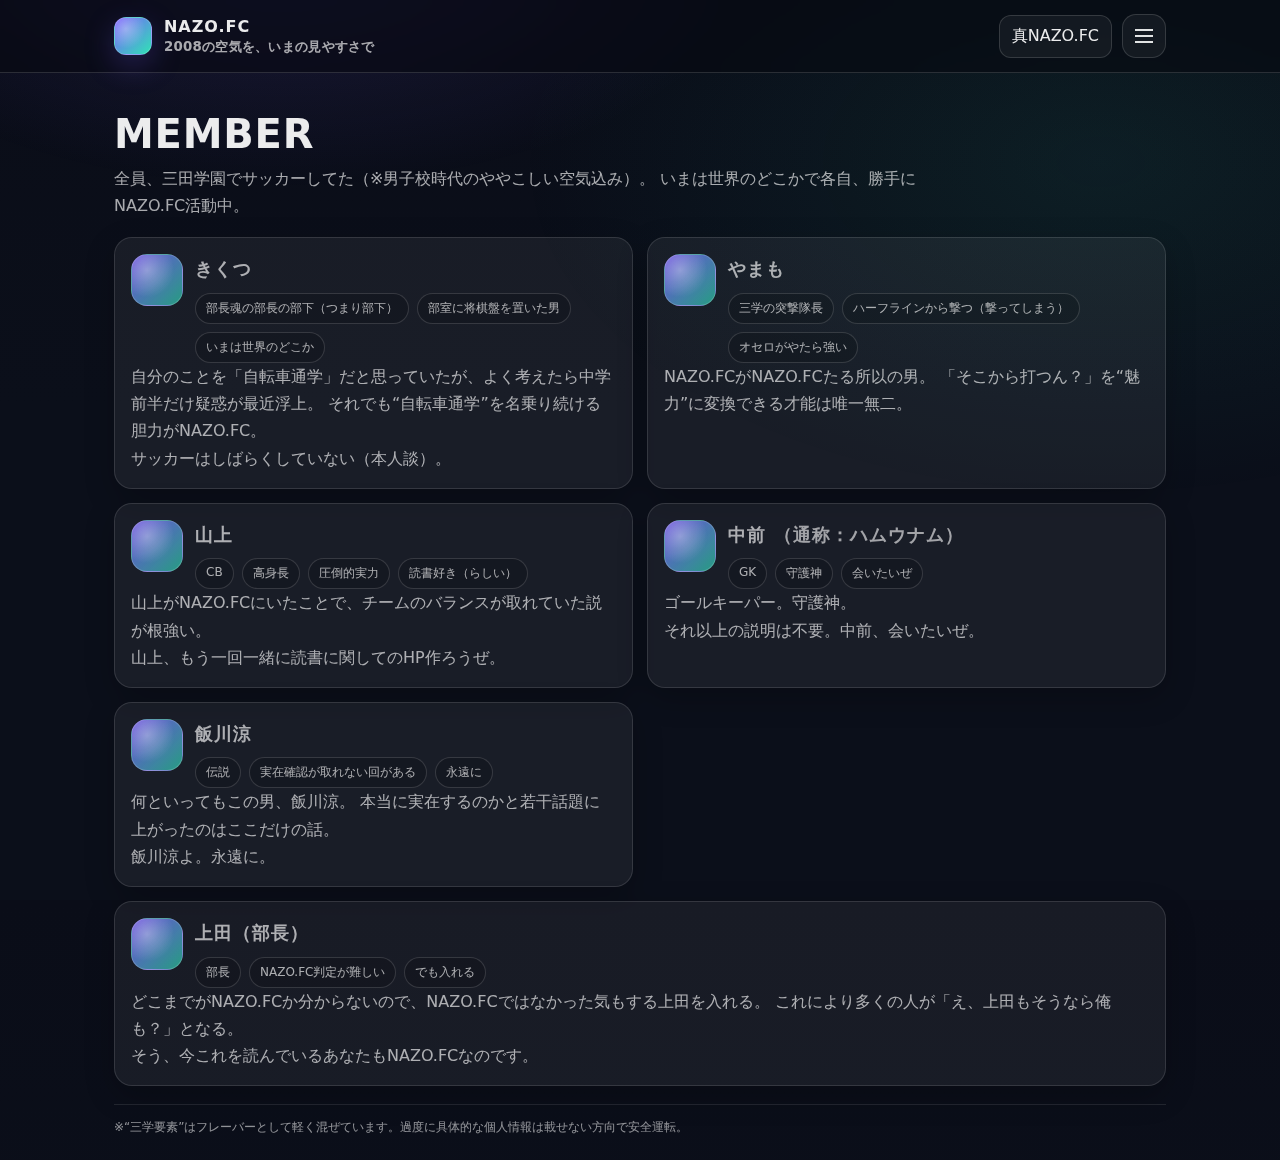
<file: member.html>
<!doctype html>
<html lang="ja">
<head>
  <meta charset="utf-8" />
  <meta name="viewport" content="width=device-width,initial-scale=1" />
  <title>MEMBER | NAZO.FC</title>
  <meta name="description" content="NAZO.FC メンバープロフィール" />
  <link rel="stylesheet" href="./assets/style.css" />
  
</head>

<body>
  <header>
    <div class="nav" aria-label="メインナビゲーション">
      <a class="brand" href="./index.html" aria-label="NAZO.FC トップへ">
        <div class="logo" aria-hidden="true"></div>
        <div>
          NAZO.FC
          <small>2008の空気を、いまの見やすさで</small>
        </div>
      </a>
      <div class="actions">
        <a class="btn" href="./retro.html" title="復刻版へ">真NAZO.FC</a>
        <button class="btn hamburger" id="menuBtn" aria-label="メニューを開く" aria-controls="drawer" aria-expanded="false">
          <span aria-hidden="true"></span>
        </button>
      </div>
    </div>
  </header>

  <main class="container">
    <h1 class="page-title">MEMBER</h1>
    <p class="page-sub">
      全員、三田学園でサッカーしてた（※男子校時代のややこしい空気込み）。
      いまは世界のどこかで各自、勝手にNAZO.FC活動中。
    </p>

    <section class="member-grid" aria-label="メンバー一覧">

      <article class="card member-card">
        <div class="row">
          <div class="avatar" aria-hidden="true"></div>
          <div>
            <p class="name">きくつ</p>
            <div class="tags">
              <span class="tag">部長魂の部長の部下（つまり部下）</span>
              <span class="tag">部室に将棋盤を置いた男</span>
              <span class="tag">いまは世界のどこか</span>
            </div>
          </div>
        </div>
        <p class="text">
          自分のことを「自転車通学」だと思っていたが、よく考えたら中学前半だけ疑惑が最近浮上。
          それでも“自転車通学”を名乗り続ける胆力がNAZO.FC。<br/>
          サッカーはしばらくしていない（本人談）。
        </p>
      </article>

      <article class="card member-card">
        <div class="row">
          <div class="avatar" aria-hidden="true"></div>
          <div>
            <p class="name">やまも</p>
            <div class="tags">
              <span class="tag">三学の突撃隊長</span>
              <span class="tag">ハーフラインから撃つ（撃ってしまう）</span>
              <span class="tag">オセロがやたら強い</span>
            </div>
          </div>
        </div>
        <p class="text">
          NAZO.FCがNAZO.FCたる所以の男。
          「そこから打つん？」を“魅力”に変換できる才能は唯一無二。
        </p>
      </article>

      <article class="card member-card">
        <div class="row">
          <div class="avatar" aria-hidden="true"></div>
          <div>
            <p class="name">山上</p>
            <div class="tags">
              <span class="tag">CB</span>
              <span class="tag">高身長</span>
              <span class="tag">圧倒的実力</span>
              <span class="tag">読書好き（らしい）</span>
            </div>
          </div>
        </div>
        <p class="text">
          山上がNAZO.FCにいたことで、チームのバランスが取れていた説が根強い。<br/>
          山上、もう一回一緒に読書に関してのHP作ろうぜ。
        </p>
      </article>

      <article class="card member-card">
        <div class="row">
          <div class="avatar" aria-hidden="true"></div>
          <div>
            <p class="name">中前 <span style="color:rgba(255,255,255,.6);font-weight:800">（通称：ハムウナム）</span></p>
            <div class="tags">
              <span class="tag">GK</span>
              <span class="tag">守護神</span>
              <span class="tag">会いたいぜ</span>
            </div>
          </div>
        </div>
        <p class="text">
          ゴールキーパー。守護神。<br/>
          それ以上の説明は不要。中前、会いたいぜ。
        </p>
      </article>

      <article class="card member-card">
        <div class="row">
          <div class="avatar" aria-hidden="true"></div>
          <div>
            <p class="name">飯川涼</p>
            <div class="tags">
              <span class="tag">伝説</span>
              <span class="tag">実在確認が取れない回がある</span>
              <span class="tag">永遠に</span>
            </div>
          </div>
        </div>
        <p class="text">
          何といってもこの男、飯川涼。
          本当に実在するのかと若干話題に上がったのはここだけの話。<br/>
          飯川涼よ。永遠に。
        </p>
      </article>

      <article class="card member-card member-card--wide">
        <div class="row">
          <div class="avatar" aria-hidden="true"></div>
          <div>
            <p class="name">上田（部長）</p>
            <div class="tags">
              <span class="tag">部長</span>
              <span class="tag">NAZO.FC判定が難しい</span>
              <span class="tag">でも入れる</span>
            </div>
          </div>
        </div>
        <p class="text">
          どこまでがNAZO.FCか分からないので、NAZO.FCではなかった気もする上田を入れる。
          これにより多くの人が「え、上田もそうなら俺も？」となる。<br/>
          そう、今これを読んでいるあなたもNAZO.FCなのです。
        </p>
      </article>

    </section>

    <div style="margin-top:18px;color:rgba(255,255,255,.55);font-size:12px;border-top:1px solid rgba(255,255,255,.10);padding-top:14px">
      ※“三学要素”はフレーバーとして軽く混ぜています。過度に具体的な個人情報は載せない方向で安全運転。
    </div>
  </main>

  <div class="backdrop" id="backdrop" aria-hidden="true"></div>
  <aside class="drawer" id="drawer" role="dialog" aria-modal="true" aria-label="メニュー">
    <div class="drawerHeader">
      <strong>MENU</strong>
      <button class="btn" id="closeBtn" aria-label="メニューを閉じる">閉じる</button>
    </div>
    <nav class="menu" aria-label="サイトメニュー">
      <a href="./index.html"><span>TOP</span><small>スタイリッシュ</small></a>
      <a href="./retro.html"><span>真NAZO.FC</span><small>復刻版へ</small></a>
      <a href="./member.html"><span>MEMBER</span><small>紹介</small></a>
      <a href="./diary.html"><span>DIARY</span><small>短文</small></a>
      <a href="./gallery.html"><span>GALLERY</span><small>写真枠</small></a>
      <a href="./bbs.html"><span>BBS</span><small>掲示板</small></a>
      <a href="./links.html"><span>LINK</span><small>リンク集</small></a>
      <a href="./contact.html"><span>CONTACT</span><small>連絡</small></a>
    </nav>
  </aside>

  <script src="./assets/site.js"></script>
</body>
</html>
</file>
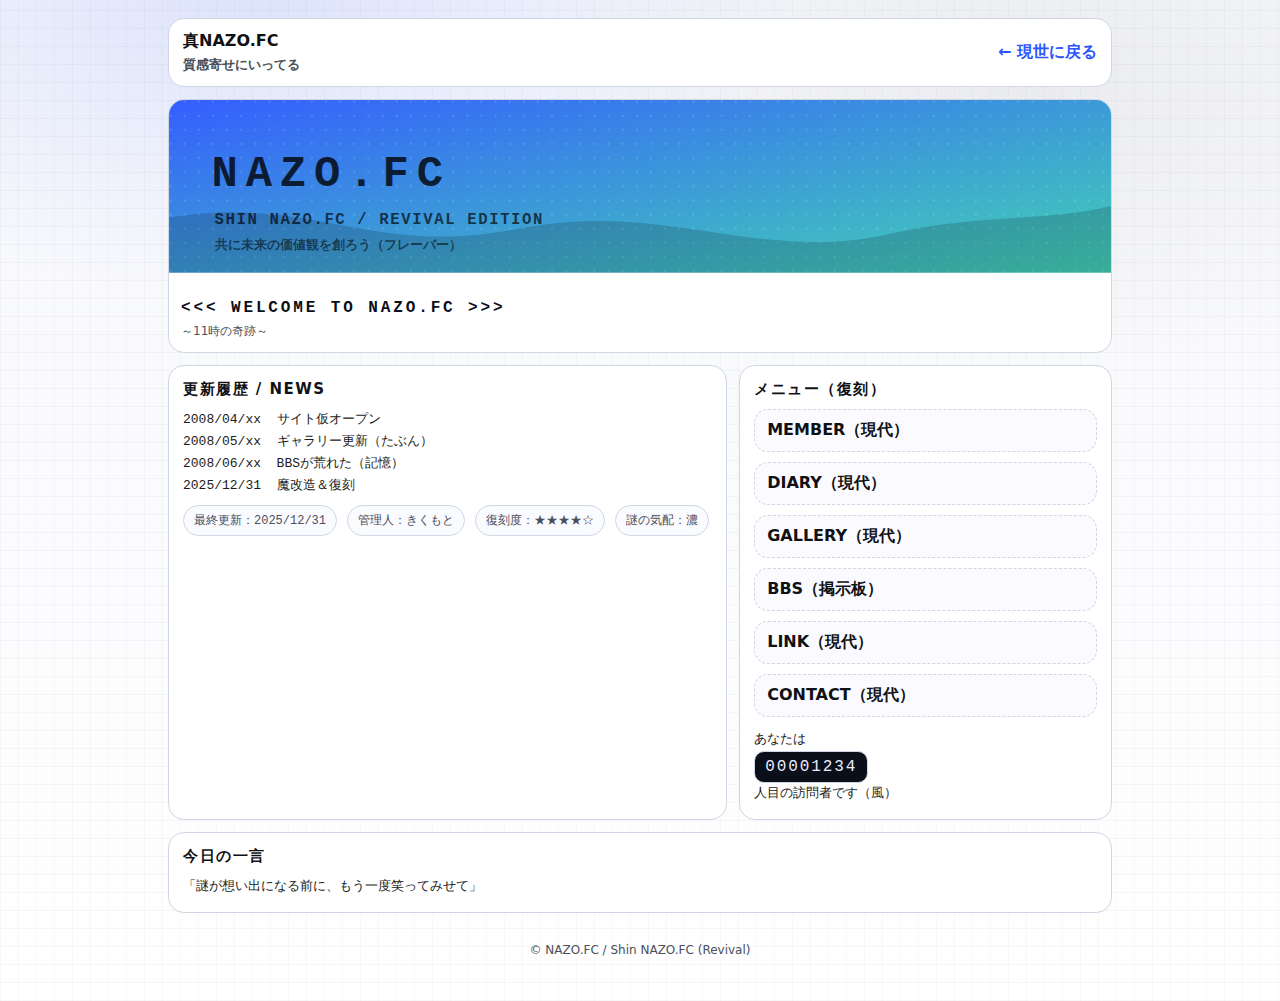
<file: retro.html>
<!doctype html>
<html lang="ja">
<head>
  <meta charset="utf-8" />
  <meta name="viewport" content="width=device-width,initial-scale=1" />
  <title>真NAZO.FC</title>
  <meta name="description" content="NAZO.FC 復刻版ページ" />
  <link rel="stylesheet" href="./assets/retro.css" />
</head>
<body>
  <div class="wrap">
    <div class="topbar" role="banner">
      <div class="title">
        真NAZO.FC
        <small>質感寄せにいってる</small>
      </div>
      <div>
        <a href="./index.html">← 現世に戻る</a>
      </div>
    </div>

    <section class="banner" aria-label="復刻バナー">
      <svg viewBox="0 0 1200 220" width="100%" height="auto" role="img" aria-label="NAZO.FC 復刻バナー">
        <defs>
          <linearGradient id="g" x1="0" y1="0" x2="1" y2="1">
            <stop offset="0" stop-color="#2a55ff" stop-opacity=".95"/>
            <stop offset="1" stop-color="#22c7a9" stop-opacity=".85"/>
          </linearGradient>
          <pattern id="dots" width="18" height="18" patternUnits="userSpaceOnUse">
            <circle cx="2" cy="2" r="1.3" fill="rgba(255,255,255,.55)"/>
          </pattern>
        </defs>
        <rect x="0" y="0" width="1200" height="220" fill="url(#g)"/>
        <rect x="0" y="0" width="1200" height="220" fill="url(#dots)" opacity=".35"/>
        <path d="M0,150 C180,120 260,200 440,165 C630,125 750,210 920,170 C1030,145 1120,155 1200,135 L1200,220 L0,220 Z" fill="rgba(0,0,0,.16)"/>
        <text x="54" y="110" font-family="ui-monospace, Menlo, Consolas, monospace" font-size="56" font-weight="900" fill="rgba(0,0,0,.78)" letter-spacing="10">NAZO.FC</text>
        <text x="58" y="158" font-family="ui-monospace, Menlo, Consolas, monospace" font-size="20" font-weight="800" fill="rgba(0,0,0,.68)" letter-spacing="2">SHIN NAZO.FC / REVIVAL EDITION</text>
        <text x="58" y="190" font-family="ui-monospace, Menlo, Consolas, monospace" font-size="16" font-weight="800" fill="rgba(0,0,0,.55)">共に未来の価値観を創ろう（フレーバー）</text>
      </svg>
      <div class="bannerInner">
        <div class="bannerTitle"><<< WELCOME TO NAZO.FC >>></div>
        <p class="bannerSub">～11時の奇跡～</p>
      </div>
    </section>

    <div class="grid">
      <section class="box">
        <h2>更新履歴 / NEWS</h2>
        <div class="mono">2008/04/xx  サイト仮オープン
2008/05/xx  ギャラリー更新（たぶん）
2008/06/xx  BBSが荒れた（記憶）
2025/12/31  魔改造＆復刻</div>

        <div class="badgeRow" aria-label="バッジ">
          <span class="badge">最終更新：2025/12/31</span>
          <span class="badge">管理人：きくもと</span>
          <span class="badge">復刻度：★★★★☆</span>
          <span class="badge">謎の気配：濃</span>
        </div>
      </section>

      <aside class="box">
        <h2>メニュー（復刻）</h2>
        <nav class="menu" aria-label="復刻メニュー">
          <a href="./member.html">MEMBER（現代）</a>
          <a href="./diary.html">DIARY（現代）</a>
          <a href="./gallery.html">GALLERY（現代）</a>
          <a href="./bbs.html">BBS（掲示板）</a>
          <a href="./links.html">LINK（現代）</a>
          <a href="https://docs.google.com/forms/d/e/1FAIpQLSdJfVYjsLhg458SeydRmBHbdC0OBao0xO8pde5IC4UVlGLEPA/viewform?usp=dialog">CONTACT（現代）</a>
        </nav>

        <div style="margin-top:12px">
          <div class="mono">あなたは</div>
          <div class="counter" aria-label="アクセスカウンター">00001234</div>
          <div class="mono">人目の訪問者です（風）</div>
        </div>
      </aside>

      <section class="box" style="grid-column: 1 / -1">
        <h2>今日の一言</h2>
        <div class="mono">「謎が想い出になる前に、もう一度笑ってみせて」</div>
      </section>
    </div>

    <div class="footer">© NAZO.FC / Shin NAZO.FC (Revival)</div>
  </div>
</body>
</html>
</file>
<file: assets/style.css>
/* NAZO.FC shared stylesheet (modern)
   - Mobile-first tuned
   - Calm background (no weird banding on phones)
   - Extend by composing: .card / .grid / .member-grid / .list / .bbs etc.
*/

:root{
  --bg:#0b0f1a;
  --bg2:#05070e;
  --panel:rgba(255,255,255,.06);
  --panel2:rgba(255,255,255,.10);
  --text:rgba(255,255,255,.92);
  --muted:rgba(255,255,255,.65);
  --line:rgba(255,255,255,.14);
  --accent:#7c5cff;
  --accent2:#2fe3b5;
  --shadow: 0 20px 60px rgba(0,0,0,.45);
  --radius:18px;
  --mono: ui-monospace, SFMono-Regular, Menlo, Monaco, Consolas, "Noto Sans Mono", "Liberation Mono", "Courier New", monospace;
  --sans: ui-sans-serif, system-ui, -apple-system, Segoe UI, Roboto, "Hiragino Kaku Gothic ProN", "Noto Sans JP", "Yu Gothic", sans-serif;
}

/* base */
*{box-sizing:border-box}
html,body{height:100%}

body{
  margin:0;
  color:var(--text);
  font-family:var(--sans);

  /* ✅ Calm base gradient (stable on mobile, no “weird” patches) */
  background:
    linear-gradient(
      180deg,
      #0a0d18 0%,
      #0b0f1a 45%,
      #0b0f1a 100%
    );

  overflow-x:hidden;
}

/* Subtle “air” layer (PC: nice depth / Mobile: almost invisible) */
body::before{
  content:"";
  position:fixed;
  inset:0;
  pointer-events:none;
  z-index:-1;
  background:
    radial-gradient(
      800px 420px at 22% -8%,
      rgba(124,92,255,.16),
      transparent 62%
    ),
    radial-gradient(
      900px 520px at 86% 18%,
      rgba(47,227,181,.08),
      transparent 65%
    );
}

a{color:inherit;text-decoration:none}
.container{max-width:1100px;margin:0 auto;padding:24px}

/* header + nav */
header{
  position:sticky; top:0; z-index:50;
  backdrop-filter: blur(10px);
  background: rgba(5,7,14,.55);
  border-bottom:1px solid var(--line);
}

.nav{
  display:flex; align-items:center; justify-content:space-between; gap:16px;
  padding:14px 24px;
  max-width:1100px; margin:0 auto;
}

.brand{
  display:flex; align-items:center; gap:12px;
  font-weight:900; letter-spacing:.06em;
}

.logo{
  width:38px;height:38px;border-radius:12px;
  background:
    radial-gradient(circle at 30% 30%, rgba(255,255,255,.35), transparent 55%),
    linear-gradient(135deg, var(--accent), var(--accent2));
  box-shadow: 0 10px 30px rgba(124,92,255,.25);
  border:1px solid rgba(255,255,255,.18);
}

.brand small{
  display:block;
  font-weight:600;
  letter-spacing:.02em;
  color:var(--muted);
  margin-top:2px
}

.actions{display:flex; align-items:center; gap:10px}

/* buttons */
.btn{
  padding:10px 12px;
  border-radius:12px;
  border:1px solid var(--line);
  background: rgba(255,255,255,.05);
  color:var(--text);
  cursor:pointer;
}
.btn:hover{background: rgba(255,255,255,.08)}

.hamburger{
  width:44px;height:44px;
  border-radius:14px;
  display:grid;
  place-items:center;
}

.hamburger span{
  display:block;
  width:18px; height:2px;
  background: rgba(255,255,255,.88);
  position:relative;
}

.hamburger span::before,
.hamburger span::after{
  content:"";
  position:absolute;
  left:0;
  width:18px;height:2px;
  background: rgba(255,255,255,.88);
}
.hamburger span::before{top:-6px}
.hamburger span::after{top:6px}

/* layout */
main{padding:28px 24px 60px}
.page-title{
  margin:14px 0 8px;
  font-size: clamp(26px, 3.2vw, 40px);
  letter-spacing:.02em
}
.page-sub{
  margin:0 0 18px;
  color:var(--muted);
  line-height:1.7;
  max-width:80ch
}

/* hero */
.hero{
  display:grid; gap:18px;
  padding:28px;
  border-radius:var(--radius);
  border:1px solid rgba(255,255,255,.14);
  background: linear-gradient(180deg, rgba(255,255,255,.10), rgba(255,255,255,.05));
  box-shadow: var(--shadow);
  position:relative;
  overflow:hidden;
}

.hero::before{
  content:"";
  position:absolute; inset:-2px;
  background:
    radial-gradient(600px 300px at 20% 20%, rgba(124,92,255,.18), transparent 60%),
    radial-gradient(600px 300px at 80% 60%, rgba(47,227,181,.10), transparent 60%);
  pointer-events:none;
  filter: blur(4px);
}
.hero > *{position:relative}

.kicker{
  display:inline-flex;
  align-items:center;
  gap:10px;
  padding:8px 12px;
  width:fit-content;
  border-radius:999px;
  border:1px solid rgba(255,255,255,.16);
  background: rgba(0,0,0,.18);
  color:var(--muted);
  font-weight:700;
}

.dot{
  width:8px;height:8px;border-radius:999px;
  background: linear-gradient(135deg, var(--accent), var(--accent2));
  box-shadow: 0 0 0 4px rgba(124,92,255,.14);
}

.hero-title{
  margin:0;
  font-size: clamp(34px, 4vw, 54px);
  letter-spacing:.02em;
  line-height:1.05
}

.lead{
  margin:0;
  color:var(--muted);
  font-size: clamp(15px, 1.6vw, 18px);
  line-height:1.7;
  max-width:62ch
}

.ctaRow{
  display:flex;
  flex-wrap:wrap;
  gap:12px;
  margin-top:6px;
}

.ctaPrimary{
  border:none;
  background: linear-gradient(135deg, var(--accent), var(--accent2));
  color:#0a0a0a;
  font-weight:900;
  padding:12px 16px;
  border-radius:14px;
  cursor:pointer;
  box-shadow: 0 12px 30px rgba(124,92,255,.18);
}
.ctaPrimary:hover{filter:brightness(1.05)}

.ctaGhost{
  padding:12px 16px;
  border-radius:14px;
  border:1px solid rgba(255,255,255,.16);
  background: rgba(255,255,255,.05);
  color:var(--text);
  font-weight:900;
}

/* cards + grid */
.grid{
  display:grid;
  grid-template-columns: repeat(12, 1fr);
  gap:14px;
  margin-top:18px;
}

.card{
  grid-column: span 12;
  border-radius:var(--radius);
  border:1px solid rgba(255,255,255,.12);
  background: rgba(255,255,255,.06);
  box-shadow: 0 10px 30px rgba(0,0,0,.22);
  padding:16px;
}

.card h2{
  margin:0 0 8px;
  font-size:16px;
  letter-spacing:.06em;
  color:rgba(255,255,255,.88);
}

.card p{margin:0;color:var(--muted);line-height:1.7}

.meta{
  display:flex;
  flex-wrap:wrap;
  gap:10px;
  margin-top:12px;
  color:var(--muted);
  font-size:13px;
}

.pill{
  padding:6px 10px;
  border-radius:999px;
  border:1px solid rgba(255,255,255,.14);
  background: rgba(0,0,0,.14);
}

.quicklinks{
  display:flex;
  flex-wrap:wrap;
  gap:10px;
  margin-top:12px
}

.ql{
  padding:10px 12px;
  border-radius:14px;
  border:1px solid rgba(255,255,255,.14);
  background: rgba(255,255,255,.06);
  font-weight:900;
}
.ql:hover{background: rgba(255,255,255,.09)}

/* member cards */
.member-grid{
  display:grid;
  gap:14px;
  grid-template-columns: repeat(12, 1fr);
}

.member-card{grid-column: span 12;}

.row{display:flex; gap:12px; align-items:flex-start}

.avatar{
  width:52px;height:52px;border-radius:16px;
  background:
    radial-gradient(circle at 30% 30%, rgba(255,255,255,.35), transparent 55%),
    linear-gradient(135deg, rgba(124,92,255,.85), rgba(47,227,181,.65));
  border:1px solid rgba(255,255,255,.18);
  flex:0 0 auto;
}

.name{margin:0;font-size:18px;letter-spacing:.06em;font-weight:900}

.tags{display:flex;flex-wrap:wrap;gap:8px;margin-top:8px}

.tag{
  font-size:12px;
  color:var(--muted);
  padding:6px 10px;
  border-radius:999px;
  border:1px solid rgba(255,255,255,.14);
  background:rgba(0,0,0,.14)
}

.text{margin:10px 0 0;color:rgba(255,255,255,.78);line-height:1.75}

/* list entries */
.list{display:grid;gap:12px}

.entry{
  border:1px solid rgba(255,255,255,.12);
  background: rgba(255,255,255,.06);
  border-radius:var(--radius);
  padding:14px;
}

.date{font-weight:900;letter-spacing:.08em}

.txt{margin:8px 0 0;color:rgba(255,255,255,.78);line-height:1.75}

/* gallery */
.gallery-grid{display:grid;gap:12px;grid-template-columns: repeat(12, 1fr);}

.ph{
  grid-column: span 6;
  border:1px solid rgba(255,255,255,.12);
  background: rgba(255,255,255,.06);
  border-radius: var(--radius);
  padding:12px;
  min-height: 140px;
  display:flex;
  flex-direction:column;
  justify-content:space-between;
}

.box{
  border-radius: 14px;
  background: linear-gradient(135deg, rgba(255,255,255,.10), rgba(255,255,255,.02));
  border: 1px dashed rgba(255,255,255,.18);
  height: 110px;
  display:grid;
  place-items:center;
  color: rgba(255,255,255,.55);
  font-weight:900;
  letter-spacing:.08em;
}

.cap{margin-top:10px;color:rgba(255,255,255,.70);font-weight:900}
.cap small{display:block;color:var(--muted);font-weight:700;margin-top:4px}

/* contact form */
.form-card{max-width:680px}

.form-card label{
  display:block;
  font-weight:900;
  letter-spacing:.06em;
  margin-top:12px
}

.form-card input,.form-card textarea{
  width:100%;
  margin-top:8px;
  border-radius:14px;
  border:1px solid rgba(255,255,255,.14);
  background: rgba(0,0,0,.18);
  color: var(--text);
  padding:12px;
  font: inherit;
  outline: none;
}
.form-card textarea{min-height:140px;resize:vertical}
.form-actions{display:flex;gap:10px;flex-wrap:wrap;margin-top:14px}

/* BBS */
.bbs{
  display:grid;gap:14px;
  border:1px solid rgba(255,255,255,.12);
  background: rgba(255,255,255,.06);
  border-radius: var(--radius);
  padding:16px;
}

.notice{
  border:1px dashed rgba(255,255,255,.18);
  background: rgba(0,0,0,.16);
  border-radius: 16px;
  padding:12px;
  color: rgba(255,255,255,.75);
  line-height:1.7;
  font-size: 13px;
}
.notice strong{color:rgba(255,255,255,.90);letter-spacing:.06em}

.composer{
  border:1px solid rgba(255,255,255,.12);
  background: rgba(0,0,0,.18);
  border-radius: 16px;
  padding:14px;
}

.composer label{
  display:block;
  font-weight:900;
  letter-spacing:.06em;
  color:rgba(255,255,255,.82);
  font-size:12px
}

.composer input,.composer textarea{
  width:100%;
  border-radius:14px;
  border:1px solid rgba(255,255,255,.14);
  background: rgba(255,255,255,.06);
  color: var(--text);
  padding:12px;
  font: inherit;
  outline: none;
}
.composer textarea{min-height:110px;resize:vertical}

.actions-row{display:flex;flex-wrap:wrap;gap:10px;margin-top:10px}

.primary{
  border:none;border-radius:14px;padding:12px 16px;cursor:pointer;
  background: linear-gradient(135deg, var(--accent), var(--accent2));
  color:#0a0a0a;font-weight:900;
}

.ghost{
  border-radius:14px;padding:12px 16px;border:1px solid rgba(255,255,255,.16);
  background: rgba(255,255,255,.05);color:var(--text);font-weight:900;cursor:pointer;
}

.hint{margin:10px 0 0;color:rgba(255,255,255,.55);font-size:12px;line-height:1.6}

.controls{
  display:flex;
  flex-wrap:wrap;
  gap:10px;
  align-items:center;
  color: rgba(255,255,255,.65);
  font-size: 12px;
}

.chip{
  font-family: var(--mono);
  padding:6px 10px;
  border-radius:999px;
  border:1px solid rgba(255,255,255,.14);
  background: rgba(0,0,0,.14);
}

.threads{display:grid;gap:12px}

.post{
  border:1px solid rgba(255,255,255,.12);
  background: rgba(255,255,255,.06);
  border-radius: var(--radius);
  padding:14px;
}

.post-meta{
  display:flex;flex-wrap:wrap;gap:10px;align-items:center;
  color: rgba(255,255,255,.70);
  font-size: 12px;
}

.post-name{
  font-family: var(--mono);
  font-weight:900;
  letter-spacing:.08em;
  color: rgba(255,255,255,.90);
}

.badge{
  font-family: var(--mono);
  font-size:11px;
  padding:4px 8px;
  border-radius:999px;
  border:1px solid rgba(255,255,255,.14);
  background: rgba(0,0,0,.18);
  color: rgba(255,255,255,.70);
}

.post-body{
  margin:10px 0 0;
  color: rgba(255,255,255,.82);
  line-height:1.75;
  white-space: pre-wrap;
}

.quote{
  margin-top:10px;
  padding:10px 12px;
  border-left:3px solid rgba(255,255,255,.18);
  background: rgba(0,0,0,.14);
  border-radius: 12px;
  color: rgba(255,255,255,.70);
  font-size: 13px;
  line-height:1.7;
  white-space: pre-wrap;
}

/* drawer */
.backdrop{
  position:fixed;
  inset:0;
  background: rgba(0,0,0,.55);
  opacity:0;
  pointer-events:none;
  transition: opacity .2s ease;
  z-index:80;
}

.drawer{
  position:fixed; top:0; right:0;
  width:min(380px, 92vw);
  height:100%;
  background: rgba(10,12,20,.92);
  border-left:1px solid rgba(255,255,255,.12);
  transform: translateX(105%);
  transition: transform .22s ease;
  z-index:90;
  padding:18px;
  backdrop-filter: blur(10px);
}

.drawerHeader{
  display:flex; align-items:center; justify-content:space-between;
  padding:8px 4px 14px;
  border-bottom:1px solid rgba(255,255,255,.10);
  margin-bottom:12px;
}

.drawerHeader strong{letter-spacing:.10em}

.menu{display:grid; gap:8px; margin-top:10px}

.menu a{
  padding:12px 12px;
  border-radius:14px;
  border:1px solid rgba(255,255,255,.10);
  background: rgba(255,255,255,.05);
  display:flex; align-items:center; justify-content:space-between;
  font-weight:900;
}

.menu a:hover{background: rgba(255,255,255,.08)}
.menu a small{color:var(--muted); font-weight:700}

.open .backdrop{opacity:1; pointer-events:auto}
.open .drawer{transform: translateX(0)}

/* mobile drawer ergonomics */
.drawer{padding:16px}
.drawerHeader{gap:10px}
.menu a{min-height:48px}

/* footer */
footer{
  margin-top:26px;
  color:rgba(255,255,255,.55);
  font-size:12px;
  border-top:1px solid rgba(255,255,255,.10);
  padding-top:14px;
}

/* responsive (mobile-first tweaks) */
@media (max-width: 520px){
  .container{padding:18px}
  .nav{padding:12px 14px}
  main{padding:18px 14px 48px}

  .brand small{display:none}
  .btn{padding:10px 10px}

  .hero{padding:18px;border-radius:16px}
  .kicker{font-size:12px;padding:7px 10px}
  .hero-title{letter-spacing:.01em}
  .lead{font-size:15px}

  .ctaPrimary,.ctaGhost{
    width:100%;
    text-align:center;
    justify-content:center
  }

  .card{padding:14px;border-radius:16px}
  .grid{gap:12px;margin-top:14px}

  .quicklinks{gap:8px}
  .ql{flex:1 1 calc(50% - 8px); text-align:center}

  .member-grid{gap:12px}
  .avatar{width:46px;height:46px;border-radius:14px}
  .name{font-size:17px}
  .tags{gap:6px}
  .tag{padding:5px 9px}

  .gallery-grid{
    grid-template-columns: repeat(2, 1fr);
    gap:10px
  }
  .ph{grid-column:auto; min-height:unset}
  .box{height:92px}

  .composer{padding:12px}
  .composer input,.composer textarea{padding:11px}
  .actions-row{gap:8px}
  .primary,.ghost{width:100%}

  .post{padding:12px}
}

@media (min-width: 521px) and (max-width: 859px){
  .container{padding:22px}
  .nav{padding:14px 18px}
  main{padding:22px 18px 56px}
  .hero{padding:22px}
  .ql{flex:0 0 auto}
  .gallery-grid{grid-template-columns: repeat(3, 1fr)}
  .box{height:105px}
}

@media (min-width: 860px){
  .card--wide{grid-column: span 7}
  .card--side{grid-column: span 5}
  .member-card{grid-column: span 6}
  .member-card--wide{grid-column: span 12}
  .ph{grid-column: span 4}
}
</file>
<file: assets/retro.css>
:root{
  --bg:#f6f7fb;
  --ink:#101114;
  --muted:#4a4f5a;
  --line:#cfd6e4;
  --panel:#ffffff;
  --accent:#2a55ff;
  --mono: ui-monospace, SFMono-Regular, Menlo, Monaco, Consolas, "Noto Sans Mono", "Liberation Mono", "Courier New", monospace;
  --sans: ui-sans-serif, system-ui, -apple-system, Segoe UI, Roboto, "Hiragino Kaku Gothic ProN", "Noto Sans JP", "Yu Gothic", sans-serif;
  --radius:16px;
}
*{box-sizing:border-box}
body{
  margin:0;
  background:
    radial-gradient(900px 500px at 20% 0%, rgba(42,85,255,.12), transparent 60%),
    radial-gradient(900px 500px at 80% 10%, rgba(0,0,0,.05), transparent 55%),
    repeating-linear-gradient(0deg, rgba(0,0,0,.03) 0 1px, transparent 1px 18px),
    repeating-linear-gradient(90deg, rgba(0,0,0,.025) 0 1px, transparent 1px 18px),
    linear-gradient(180deg, var(--bg), #fff);
  color:var(--ink);
  font-family: var(--sans);
}
a{color:var(--accent); text-decoration:none; font-weight:900}
.wrap{max-width:980px; margin:0 auto; padding:18px}
.topbar{
  display:flex; align-items:center; justify-content:space-between; gap:12px;
  padding:12px 14px;
  background: var(--panel);
  border:1px solid var(--line);
  border-radius: var(--radius);
  position:sticky; top:10px; z-index:20;
}
.title{display:flex; flex-direction:column; gap:4px; font-weight:900;}
.title small{font-weight:700; color:var(--muted);}
.banner{
  margin-top:12px;
  border-radius: var(--radius);
  border:1px solid var(--line);
  overflow:hidden;
  background: #fff;
}
.bannerInner{padding:12px}
.bannerTitle{
  font-family: var(--mono);
  font-weight:900;
  letter-spacing:.18em;
  color:#0b0f1a;
  margin:10px 0 0;
}
.bannerSub{margin:6px 0 0;color: var(--muted);font-size: 12px;}
.grid{display:grid; gap:12px; grid-template-columns: 1fr; margin-top:12px;}
.box{
  background: var(--panel);
  border:1px solid var(--line);
  border-radius: var(--radius);
  padding:14px;
}
.box h2{margin:0 0 10px; font-size: 15px; letter-spacing:.10em;}
.mono{
  font-family: var(--mono);
  color:#1b1c20;
  line-height:1.7;
  font-size: 13px;
  white-space: pre-wrap;
}
.menu{display:grid; grid-template-columns: repeat(2, 1fr); gap:10px;}
.menu a{
  display:block;
  padding:10px 12px;
  border-radius: 14px;
  border:1px dashed var(--line);
  background: #fbfbff;
  color: var(--ink);
  text-decoration:none;
  font-weight:900;
}
.menu a:hover{border-style:solid}
.badgeRow{display:flex; flex-wrap:wrap; gap:10px; margin-top:8px}
.badge{
  font-family: var(--mono);
  font-size:12px;
  padding:6px 10px;
  border-radius:999px;
  border:1px solid var(--line);
  background:#fafbff;
  color:var(--muted);
}
.counter{
  font-family: var(--mono);
  display:inline-block;
  padding:6px 10px;
  border-radius:10px;
  border:1px solid var(--line);
  background: #0b0f1a;
  color:#e9ecff;
  letter-spacing:.12em;
}
.footer{margin-top:14px;color:var(--muted);font-size:12px;text-align:center;padding:16px 0 26px;}
@media (min-width: 860px){
  .grid{grid-template-columns: 1.2fr .8fr}
  .menu{grid-template-columns: 1fr}
}
</file>
